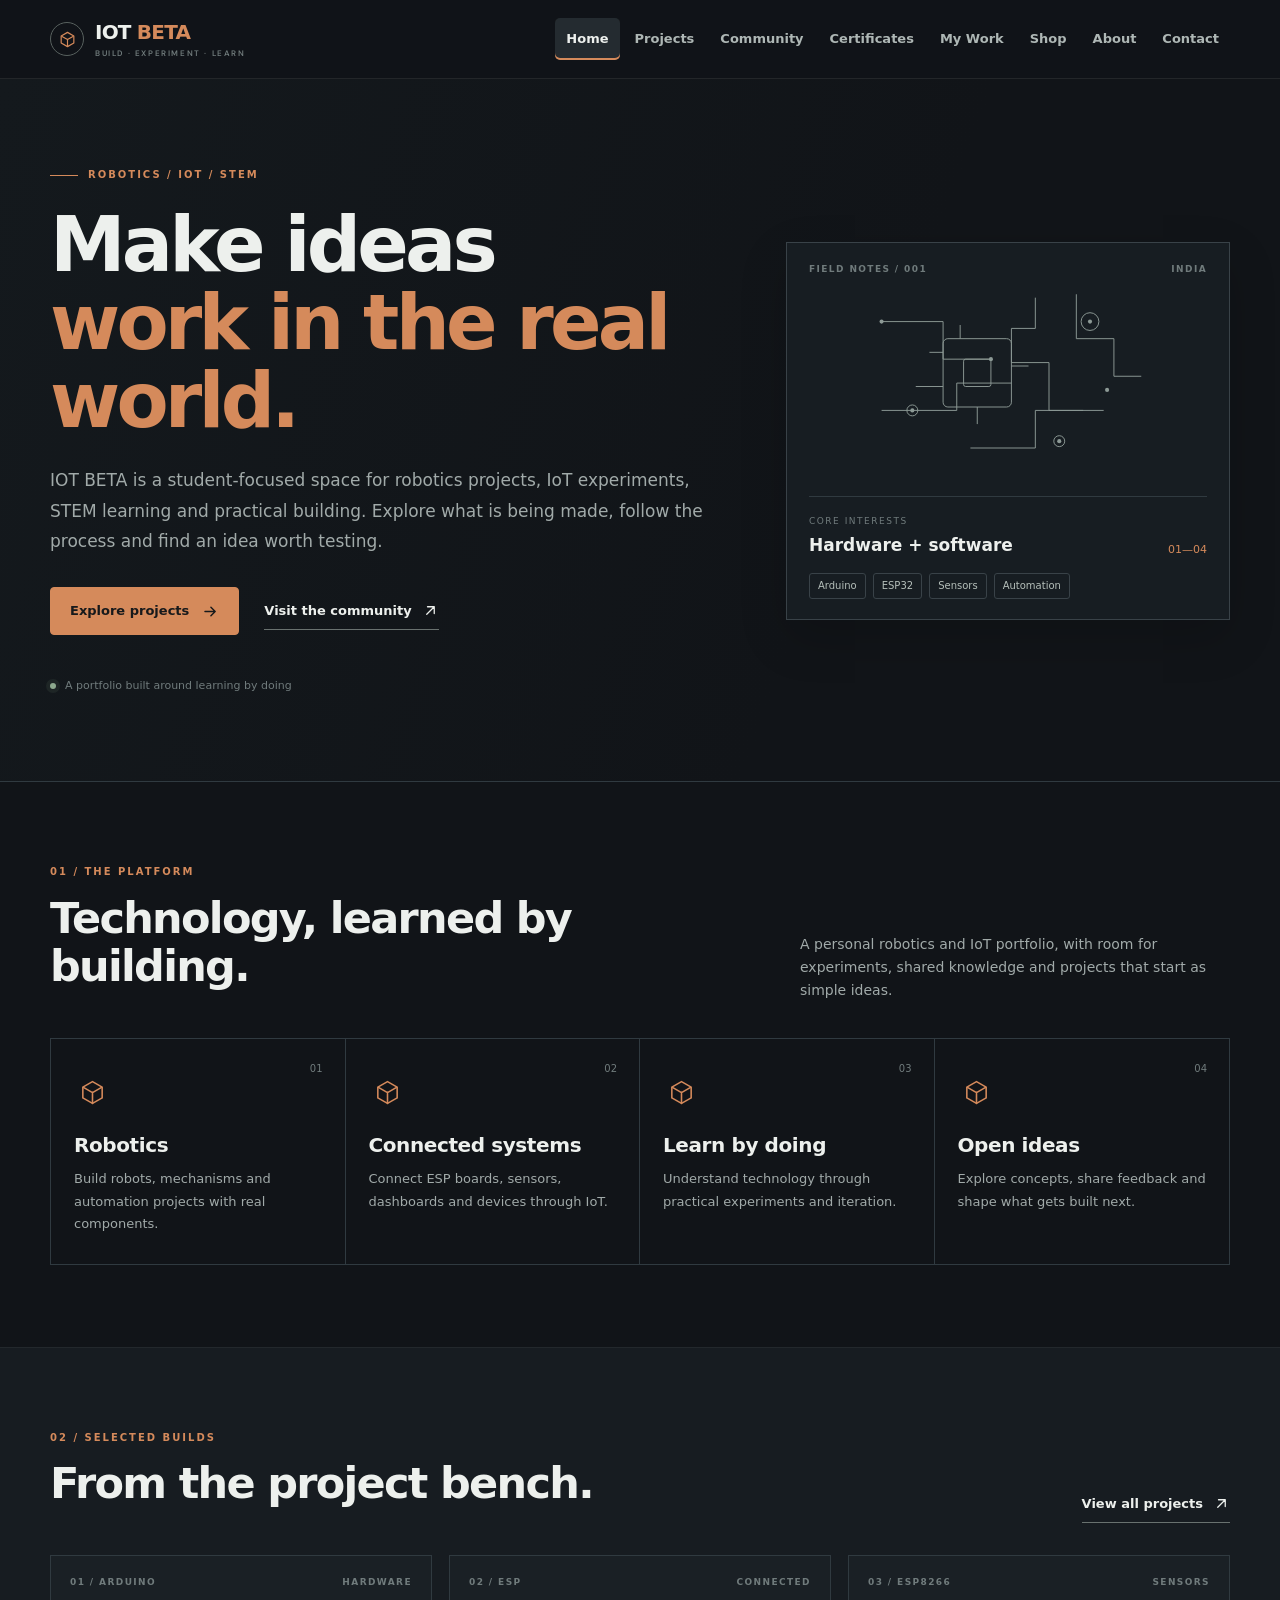
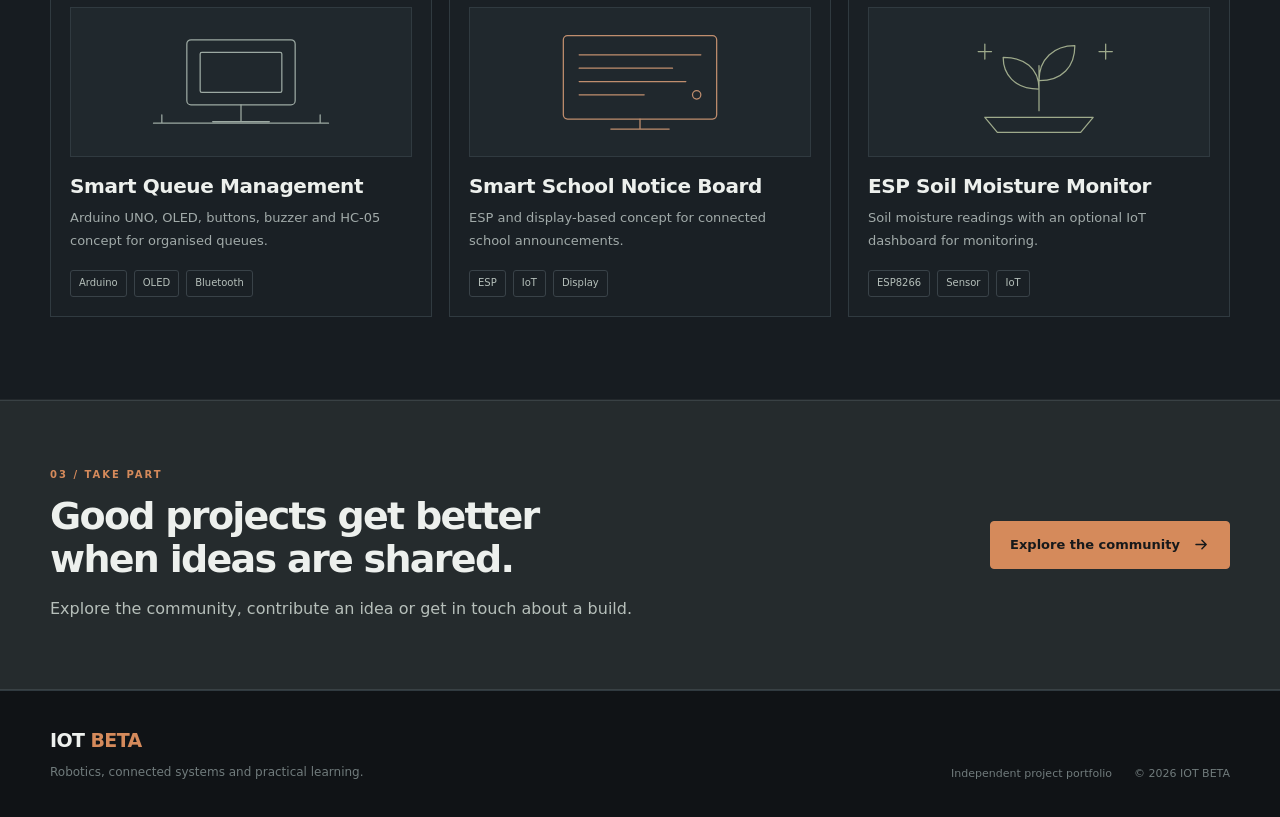
<file: index.html>
<!DOCTYPE html>

<html lang="en">
<head>
<meta name="google-site-verification" content="ZGNttwXHrUjkIMMRXrkKO4SZ9kozCNxPjT3MBCmohek"/>
<meta charset="utf-8"/>
<meta content="width=device-width, initial-scale=1" name="viewport"/>
<meta content="#111418" name="theme-color"/>
<meta content="IOT BETA — robotics, IoT, STEM projects, community and practical learning." name="description"/>
<meta content="dark" name="color-scheme"/>
<title>Home | IOT BETA</title>
<link href="https://fonts.googleapis.com" rel="preconnect"/>
<link crossorigin="" href="https://fonts.gstatic.com" rel="preconnect"/>
<link href="https://fonts.googleapis.com/css2?family=DM+Sans:wght@400;500;600;700&amp;family=Space+Grotesk:wght@500;600;700&amp;display=swap" rel="stylesheet"/>
<link href="style.css" rel="stylesheet"/>
</head>
<body>
<a class="skip-link" href="#main">Skip to content</a>
<header class="site-header">
<div class="container header-inner">
<a aria-label="IOT BETA home" class="brand" href="index.html"><span class="brand-mark"><svg aria-hidden="true" focusable="false" viewbox="0 0 24 24"><path d="M4 7.5 12 3l8 4.5v9L12 21l-8-4.5z"></path><path d="m4.5 7.8 7.5 4.3 7.5-4.3M12 12.1V21"></path></svg></span><span>IOT <b>BETA</b><small>BUILD · EXPERIMENT · LEARN</small></span></a>
<button aria-controls="primary-nav" aria-expanded="false" aria-label="Open navigation" class="menu-toggle" type="button"><span></span><span></span></button>
<nav aria-label="Main navigation" class="navlinks" id="primary-nav"><a aria-current="page" href="index.html">Home</a><a href="projects.html">Projects</a><a href="community.html">Community</a><a href="certificates.html">Certificates</a><a href="work.html">My Work</a><a href="shop.html">Shop</a><a href="about.html">About</a><a href="contact.html">Contact</a></nav>
</div>
</header>
<main id="main">
<section class="home-hero"><div class="container hero-layout"><div class="hero-copy"><p class="eyebrow"><span class="eyebrow-line"></span> ROBOTICS / IOT / STEM</p><h1>Make ideas<br/><em>work in the real world.</em></h1><p class="lead">IOT BETA is a student-focused space for robotics projects, IoT experiments, STEM learning and practical building. Explore what is being made, follow the process and find an idea worth testing.</p><div class="actions"><a class="btn" href="projects.html">Explore projects <svg aria-hidden="true" viewbox="0 0 20 20"><path d="M3.5 10h12m-5-5 5 5-5 5"></path></svg></a><a class="text-link" href="community.html">Visit the community <svg aria-hidden="true" class="external-arrow" viewbox="0 0 20 20"><path d="M5 15 15 5M6 5h9v9"></path></svg></a></div><div class="hero-footnote"><span class="status-dot"></span> A portfolio built around learning by doing</div></div><aside aria-label="IOT BETA focus areas" class="hero-panel"><div class="panel-top"><span>FIELD NOTES / 001</span><span>INDIA</span></div><div class="circuit-art"><svg aria-label="Abstract circuit board illustration" role="img" viewbox="0 0 420 300"><g fill="none" stroke="currentColor" stroke-width="1.4"><path d="M25 55h90v55h70m-160 75h110v-40h80m-60 95h95v-55h70m-10-170v65h55v55h40M250 20v45h-35v50h55v70h80"></path><rect height="100" rx="7" width="100" x="115" y="80"></rect><rect height="40" rx="3" width="40" x="145" y="110"></rect><circle cx="330" cy="55" r="13"></circle><circle cx="70" cy="185" r="8"></circle><circle cx="285" cy="230" r="8"></circle><path d="M115 100h-20m120 20h25m-75 60v25m-25-125V60m-25 90H75"></path></g><g fill="currentColor"><circle cx="25" cy="55" r="3"></circle><circle cx="185" cy="110" r="3"></circle><circle cx="330" cy="55" r="3"></circle><circle cx="70" cy="185" r="3"></circle><circle cx="355" cy="155" r="3"></circle><circle cx="285" cy="230" r="3"></circle></g></svg></div><div class="panel-bottom"><div><span class="panel-label">CORE INTERESTS</span><strong>Hardware + software</strong></div><span class="panel-index">01—04</span></div><div class="panel-tags"><span>Arduino</span><span>ESP32</span><span>Sensors</span><span>Automation</span></div></aside></div></section>
<section class="section-block"><div class="container"><div class="section-heading"><div><p class="eyebrow">01 / THE PLATFORM</p><h2>Technology, learned by building.</h2></div><p class="section-intro">A personal robotics and IoT portfolio, with room for experiments, shared knowledge and projects that start as simple ideas.</p></div><div class="focus-grid"><article class="focus-item"><span class="item-number">01</span><div class="line-icon"><svg aria-hidden="true" focusable="false" viewbox="0 0 24 24"><path d="M4 7.5 12 3l8 4.5v9L12 21l-8-4.5z"></path><path d="m4.5 7.8 7.5 4.3 7.5-4.3M12 12.1V21"></path></svg></div><h3>Robotics</h3><p>Build robots, mechanisms and automation projects with real components.</p></article><article class="focus-item"><span class="item-number">02</span><div class="line-icon"><svg aria-hidden="true" focusable="false" viewbox="0 0 24 24"><path d="M4 7.5 12 3l8 4.5v9L12 21l-8-4.5z"></path><path d="m4.5 7.8 7.5 4.3 7.5-4.3M12 12.1V21"></path></svg></div><h3>Connected systems</h3><p>Connect ESP boards, sensors, dashboards and devices through IoT.</p></article><article class="focus-item"><span class="item-number">03</span><div class="line-icon"><svg aria-hidden="true" focusable="false" viewbox="0 0 24 24"><path d="M4 7.5 12 3l8 4.5v9L12 21l-8-4.5z"></path><path d="m4.5 7.8 7.5 4.3 7.5-4.3M12 12.1V21"></path></svg></div><h3>Learn by doing</h3><p>Understand technology through practical experiments and iteration.</p></article><article class="focus-item"><span class="item-number">04</span><div class="line-icon"><svg aria-hidden="true" focusable="false" viewbox="0 0 24 24"><path d="M4 7.5 12 3l8 4.5v9L12 21l-8-4.5z"></path><path d="m4.5 7.8 7.5 4.3 7.5-4.3M12 12.1V21"></path></svg></div><h3>Open ideas</h3><p>Explore concepts, share feedback and shape what gets built next.</p></article></div></div></section>
<section class="section-block section-muted"><div class="container"><div class="section-heading"><div><p class="eyebrow">02 / SELECTED BUILDS</p><h2>From the project bench.</h2></div><a class="text-link" href="projects.html">View all projects <svg aria-hidden="true" class="external-arrow" viewbox="0 0 20 20"><path d="M5 15 15 5M6 5h9v9"></path></svg></a></div><div class="feature-grid"><article class="feature-card"><div class="feature-top"><span>01 / ARDUINO</span><span>HARDWARE</span></div><div class="feature-graphic graphic-queue"><svg aria-hidden="true" viewbox="0 0 320 150"><rect height="78" rx="5" width="130" x="95" y="25"></rect><rect height="48" rx="2" width="98" x="111" y="40"></rect><path d="M160 103v20m-34 0h68M55 125h210M65 115v10m190-10v10"></path></svg></div><h3>Smart Queue Management</h3><p>Arduino UNO, OLED, buttons, buzzer and HC-05 concept for organised queues.</p><div class="tag-row"><span>Arduino</span><span>OLED</span><span>Bluetooth</span></div></article><article class="feature-card"><div class="feature-top"><span>02 / ESP</span><span>CONNECTED</span></div><div class="feature-graphic graphic-notice"><svg aria-hidden="true" viewbox="0 0 320 150"><rect height="100" rx="5" width="184" x="68" y="20"></rect><path d="M87 43h146M87 59h112M87 75h128M87 91h78M160 120v12m-35 0h70"></path><circle cx="228" cy="91" r="5"></circle></svg></div><h3>Smart School Notice Board</h3><p>ESP and display-based concept for connected school announcements.</p><div class="tag-row"><span>ESP</span><span>IoT</span><span>Display</span></div></article><article class="feature-card"><div class="feature-top"><span>03 / ESP8266</span><span>SENSORS</span></div><div class="feature-graphic graphic-plant"><svg aria-hidden="true" viewbox="0 0 320 150"><path d="M160 110V56m0 28c-30 0-43-18-43-38 25 0 43 13 43 38Zm0-10c0-26 18-42 43-42 0 25-15 42-43 42ZM95 118h130l-15 18h-100zM160 110v-8"></path><path d="M95 48v-18m-8 9h16m137 9v-18m-8 9h16"></path></svg></div><h3>ESP Soil Moisture Monitor</h3><p>Soil moisture readings with an optional IoT dashboard for monitoring.</p><div class="tag-row"><span>ESP8266</span><span>Sensor</span><span>IoT</span></div></article></div></div></section>
<section class="closing-band"><div class="container closing-inner"><div><p class="eyebrow">03 / TAKE PART</p><h2>Good projects get better<br/>when ideas are shared.</h2><p>Explore the community, contribute an idea or get in touch about a build.</p></div><a class="btn btn-light" href="community.html">Explore the community <svg aria-hidden="true" viewbox="0 0 20 20"><path d="M3.5 10h12m-5-5 5 5-5 5"></path></svg></a></div></section>
</main>
<footer class="site-footer"><div class="container footer-inner"><div><a class="footer-brand" href="index.html">IOT <b>BETA</b></a><p>Robotics, connected systems and practical learning.</p></div><div class="footer-meta"><span>Independent project portfolio</span><span>© <span data-year="">2026</span> IOT BETA</span></div></div></footer>
<script defer="" src="site.js"></script>
</body></html>
</file>
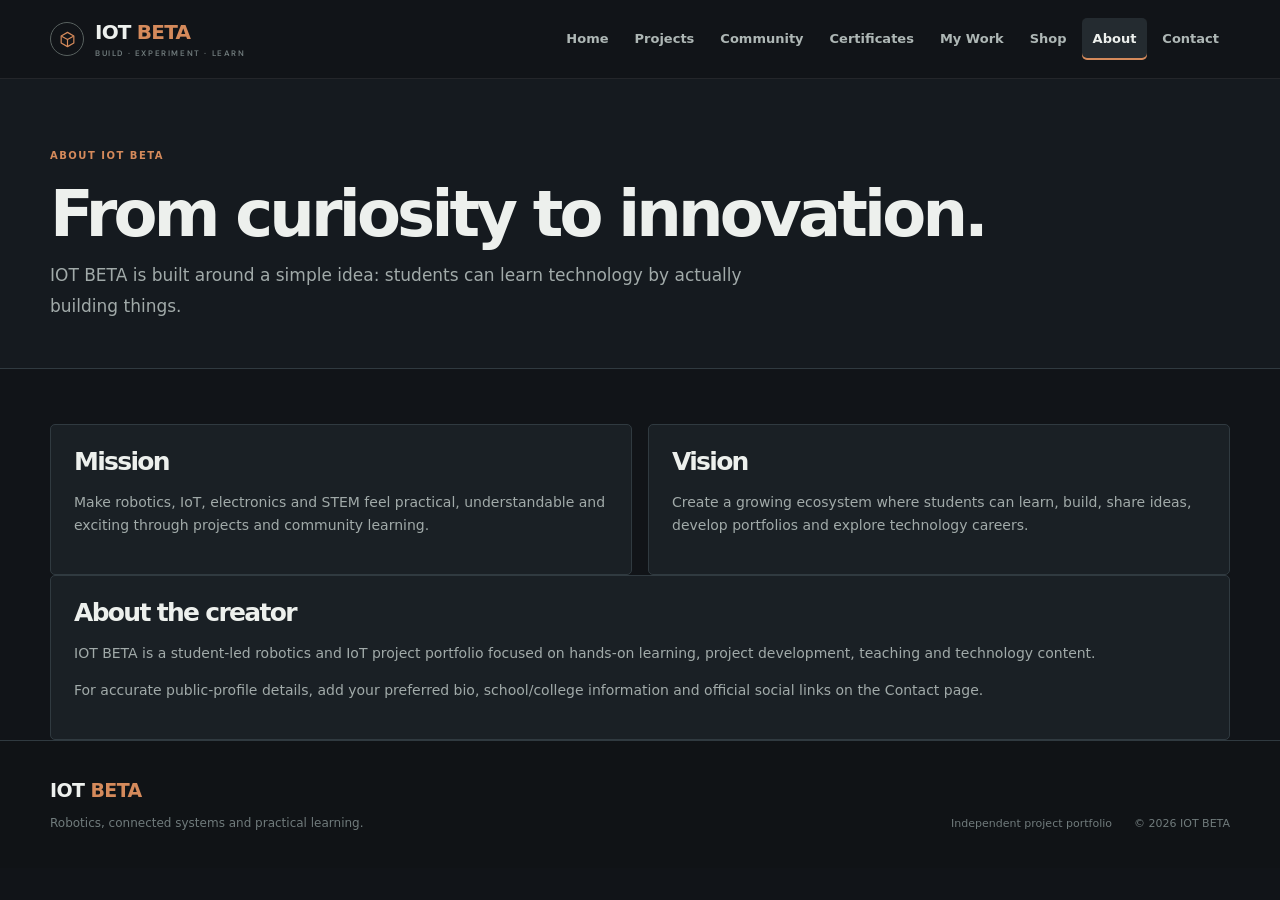
<file: about.html>
<!DOCTYPE html>

<html lang="en">
<head>
<meta charset="utf-8"/>
<meta content="width=device-width, initial-scale=1" name="viewport"/>
<meta content="#111418" name="theme-color"/>
<meta content="IOT BETA — robotics, IoT, STEM projects, community, certificates and project shop." name="description"/>
<meta content="dark" name="color-scheme"/>
<title>About | IOT BETA</title>
<link href="https://fonts.googleapis.com" rel="preconnect"/>
<link crossorigin="" href="https://fonts.gstatic.com" rel="preconnect"/>
<link href="https://fonts.googleapis.com/css2?family=DM+Sans:wght@400;500;600;700&amp;family=Space+Grotesk:wght@500;600;700&amp;display=swap" rel="stylesheet"/>
<link href="style.css" rel="stylesheet"/>
</head>
<body>
<a class="skip-link" href="#main">Skip to content</a>
<header class="site-header">
<div class="container header-inner">
<a aria-label="IOT BETA home" class="brand" href="index.html"><span class="brand-mark"><svg aria-hidden="true" focusable="false" viewbox="0 0 24 24"><path d="M4 7.5 12 3l8 4.5v9L12 21l-8-4.5z"></path><path d="m4.5 7.8 7.5 4.3 7.5-4.3M12 12.1V21"></path></svg></span><span>IOT <b>BETA</b><small>BUILD · EXPERIMENT · LEARN</small></span></a>
<button aria-controls="primary-nav" aria-expanded="false" aria-label="Open navigation" class="menu-toggle" type="button"><span></span><span></span></button>
<nav aria-label="Main navigation" class="navlinks" id="primary-nav"><a href="index.html">Home</a><a href="projects.html">Projects</a><a href="community.html">Community</a><a href="certificates.html">Certificates</a><a href="work.html">My Work</a><a href="shop.html">Shop</a><a aria-current="page" href="about.html">About</a><a href="contact.html">Contact</a></nav>
</div>
</header>
<main id="main"><section class="pagehero"><div class="container"><span class="badge">About IOT BETA</span><h1>From curiosity to innovation.</h1><p class="lead">IOT BETA is built around a simple idea: students can learn technology by actually building things.</p></div></section>
<section><div class="container"><div class="grid two"><div class="card"><h2>Mission</h2><p>Make robotics, IoT, electronics and STEM feel practical, understandable and exciting through projects and community learning.</p></div><div class="card"><h2>Vision</h2><p>Create a growing ecosystem where students can learn, build, share ideas, develop portfolios and explore technology careers.</p></div></div></div></section>
<section><div class="container"><div class="card"><h2>About the creator</h2><p>IOT BETA is a student-led robotics and IoT project portfolio focused on hands-on learning, project development, teaching and technology content.</p><p class="small">For accurate public-profile details, add your preferred bio, school/college information and official social links on the Contact page.</p></div></div></section></main>
<footer class="site-footer"><div class="container footer-inner"><div><a class="footer-brand" href="index.html">IOT <b>BETA</b></a><p>Robotics, connected systems and practical learning.</p></div><div class="footer-meta"><span>Independent project portfolio</span><span>© <span data-year="">2026</span> IOT BETA</span></div></div></footer>
<script defer="" src="site.js"></script>
</body></html>
</file>
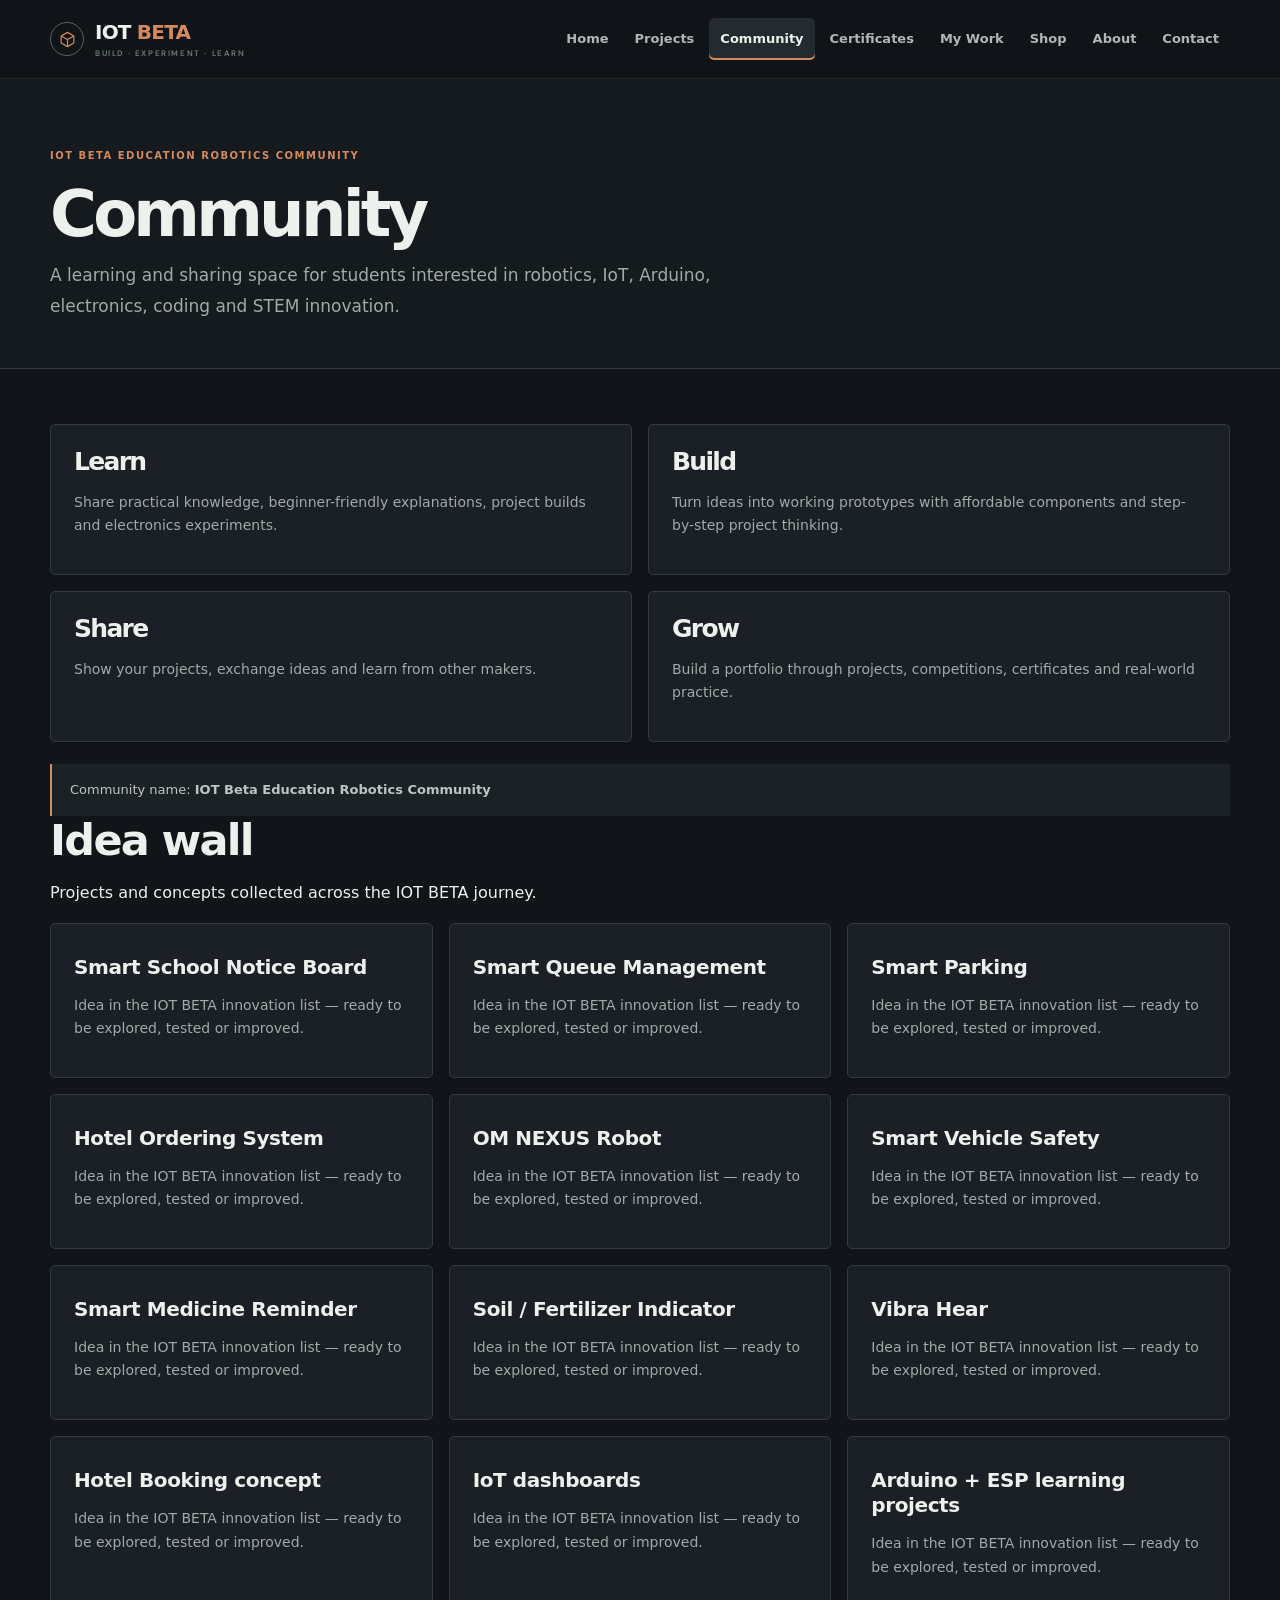
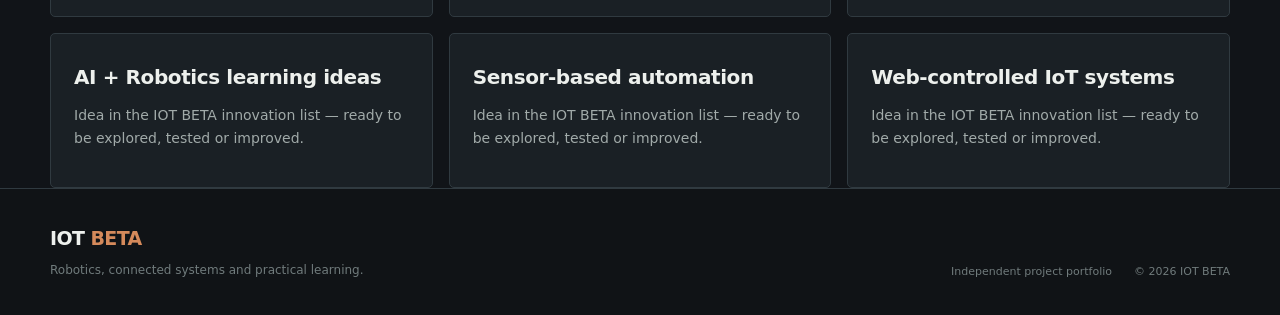
<file: community.html>
<!DOCTYPE html>

<html lang="en">
<head>
<meta charset="utf-8"/>
<meta content="width=device-width, initial-scale=1" name="viewport"/>
<meta content="#111418" name="theme-color"/>
<meta content="IOT BETA — robotics, IoT, STEM projects, community, certificates and project shop." name="description"/>
<meta content="dark" name="color-scheme"/>
<title>Community | IOT BETA</title>
<link href="https://fonts.googleapis.com" rel="preconnect"/>
<link crossorigin="" href="https://fonts.gstatic.com" rel="preconnect"/>
<link href="https://fonts.googleapis.com/css2?family=DM+Sans:wght@400;500;600;700&amp;family=Space+Grotesk:wght@500;600;700&amp;display=swap" rel="stylesheet"/>
<link href="style.css" rel="stylesheet"/>
</head>
<body>
<a class="skip-link" href="#main">Skip to content</a>
<header class="site-header">
<div class="container header-inner">
<a aria-label="IOT BETA home" class="brand" href="index.html"><span class="brand-mark"><svg aria-hidden="true" focusable="false" viewbox="0 0 24 24"><path d="M4 7.5 12 3l8 4.5v9L12 21l-8-4.5z"></path><path d="m4.5 7.8 7.5 4.3 7.5-4.3M12 12.1V21"></path></svg></span><span>IOT <b>BETA</b><small>BUILD · EXPERIMENT · LEARN</small></span></a>
<button aria-controls="primary-nav" aria-expanded="false" aria-label="Open navigation" class="menu-toggle" type="button"><span></span><span></span></button>
<nav aria-label="Main navigation" class="navlinks" id="primary-nav"><a href="index.html">Home</a><a href="projects.html">Projects</a><a aria-current="page" href="community.html">Community</a><a href="certificates.html">Certificates</a><a href="work.html">My Work</a><a href="shop.html">Shop</a><a href="about.html">About</a><a href="contact.html">Contact</a></nav>
</div>
</header>
<main id="main"><section class="pagehero"><div class="container"><span class="badge">IOT Beta Education Robotics Community</span><h1>Community</h1><p class="lead">A learning and sharing space for students interested in robotics, IoT, Arduino, electronics, coding and STEM innovation.</p></div></section>
<section><div class="container"><div class="grid two"><div class="card"><h2>Learn</h2><p>Share practical knowledge, beginner-friendly explanations, project builds and electronics experiments.</p></div><div class="card"><h2>Build</h2><p>Turn ideas into working prototypes with affordable components and step-by-step project thinking.</p></div><div class="card"><h2>Share</h2><p>Show your projects, exchange ideas and learn from other makers.</p></div><div class="card"><h2>Grow</h2><p>Build a portfolio through projects, competitions, certificates and real-world practice.</p></div></div>
<div class="mt notice">Community name: <strong>IOT Beta Education Robotics Community</strong></div></div></section>
<section><div class="container"><div class="section-head"><div><h2>Idea wall</h2><p>Projects and concepts collected across the IOT BETA journey.</p></div></div><div class="grid"><div class="card"><h3> Smart School Notice Board</h3><p>Idea in the IOT BETA innovation list — ready to be explored, tested or improved.</p></div><div class="card"><h3> Smart Queue Management</h3><p>Idea in the IOT BETA innovation list — ready to be explored, tested or improved.</p></div><div class="card"><h3> Smart Parking</h3><p>Idea in the IOT BETA innovation list — ready to be explored, tested or improved.</p></div><div class="card"><h3> Hotel Ordering System</h3><p>Idea in the IOT BETA innovation list — ready to be explored, tested or improved.</p></div><div class="card"><h3> OM NEXUS Robot</h3><p>Idea in the IOT BETA innovation list — ready to be explored, tested or improved.</p></div><div class="card"><h3> Smart Vehicle Safety</h3><p>Idea in the IOT BETA innovation list — ready to be explored, tested or improved.</p></div><div class="card"><h3> Smart Medicine Reminder</h3><p>Idea in the IOT BETA innovation list — ready to be explored, tested or improved.</p></div><div class="card"><h3> Soil / Fertilizer Indicator</h3><p>Idea in the IOT BETA innovation list — ready to be explored, tested or improved.</p></div><div class="card"><h3> Vibra Hear</h3><p>Idea in the IOT BETA innovation list — ready to be explored, tested or improved.</p></div><div class="card"><h3> Hotel Booking concept</h3><p>Idea in the IOT BETA innovation list — ready to be explored, tested or improved.</p></div><div class="card"><h3> IoT dashboards</h3><p>Idea in the IOT BETA innovation list — ready to be explored, tested or improved.</p></div><div class="card"><h3> Arduino + ESP learning projects</h3><p>Idea in the IOT BETA innovation list — ready to be explored, tested or improved.</p></div><div class="card"><h3> AI + Robotics learning ideas</h3><p>Idea in the IOT BETA innovation list — ready to be explored, tested or improved.</p></div><div class="card"><h3> Sensor-based automation</h3><p>Idea in the IOT BETA innovation list — ready to be explored, tested or improved.</p></div><div class="card"><h3> Web-controlled IoT systems</h3><p>Idea in the IOT BETA innovation list — ready to be explored, tested or improved.</p></div></div></div></section></main>
<footer class="site-footer"><div class="container footer-inner"><div><a class="footer-brand" href="index.html">IOT <b>BETA</b></a><p>Robotics, connected systems and practical learning.</p></div><div class="footer-meta"><span>Independent project portfolio</span><span>© <span data-year="">2026</span> IOT BETA</span></div></div></footer>
<script defer="" src="site.js"></script>
</body></html>
</file>
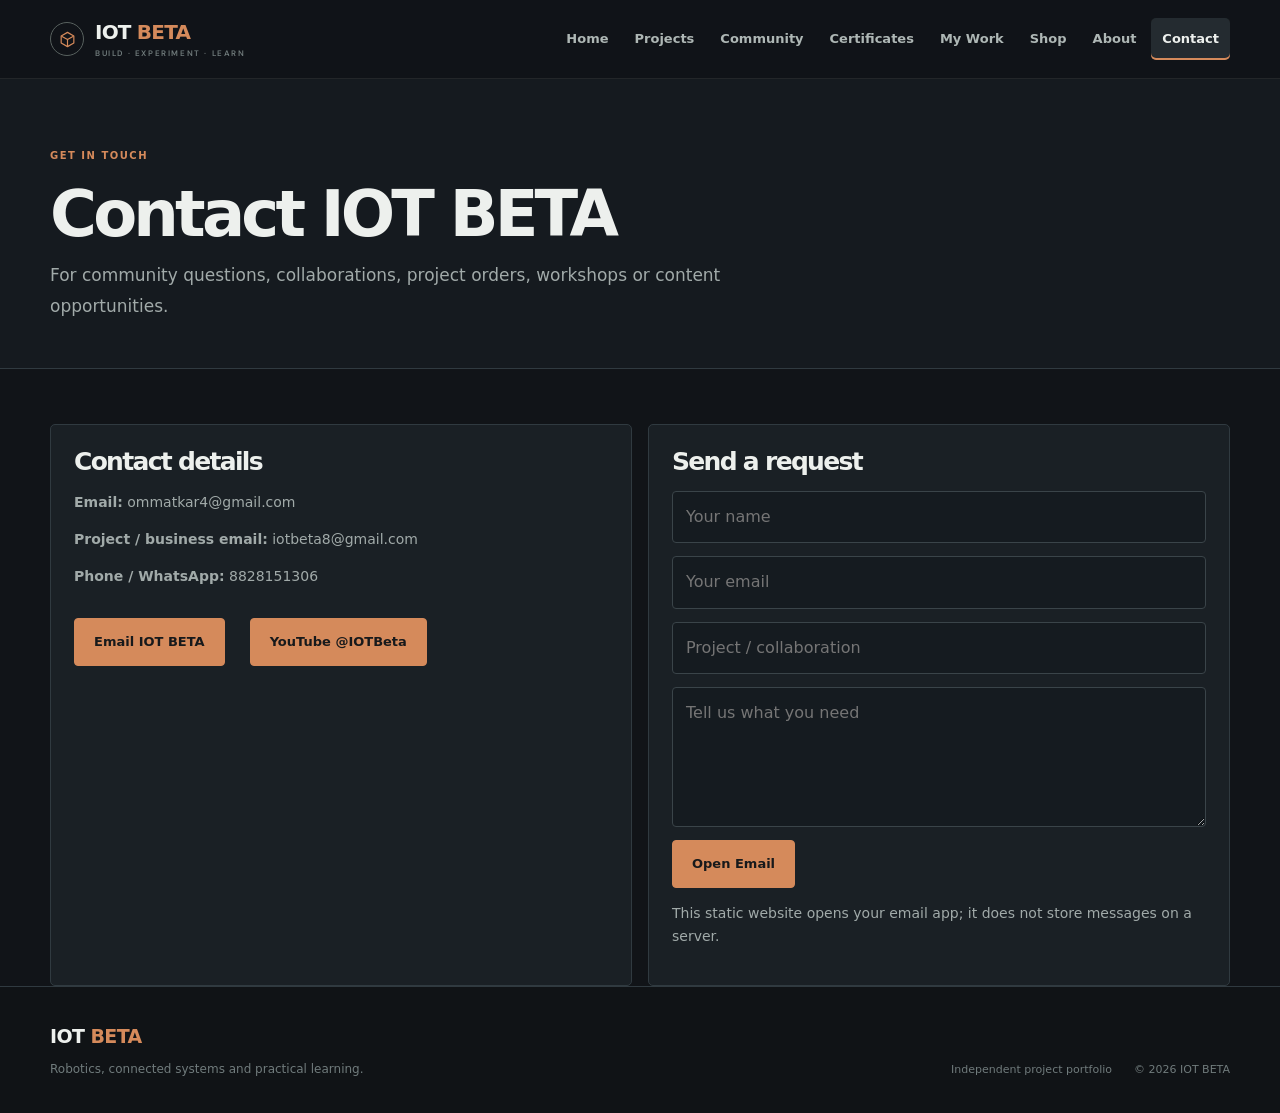
<file: contact.html>
<!DOCTYPE html>

<html lang="en">
<head>
<meta charset="utf-8"/>
<meta content="width=device-width, initial-scale=1" name="viewport"/>
<meta content="#111418" name="theme-color"/>
<meta content="IOT BETA — robotics, IoT, STEM projects, community, certificates and project shop." name="description"/>
<meta content="dark" name="color-scheme"/>
<title>Contact | IOT BETA</title>
<link href="https://fonts.googleapis.com" rel="preconnect"/>
<link crossorigin="" href="https://fonts.gstatic.com" rel="preconnect"/>
<link href="https://fonts.googleapis.com/css2?family=DM+Sans:wght@400;500;600;700&amp;family=Space+Grotesk:wght@500;600;700&amp;display=swap" rel="stylesheet"/>
<link href="style.css" rel="stylesheet"/>
</head>
<body>
<a class="skip-link" href="#main">Skip to content</a>
<header class="site-header">
<div class="container header-inner">
<a aria-label="IOT BETA home" class="brand" href="index.html"><span class="brand-mark"><svg aria-hidden="true" focusable="false" viewbox="0 0 24 24"><path d="M4 7.5 12 3l8 4.5v9L12 21l-8-4.5z"></path><path d="m4.5 7.8 7.5 4.3 7.5-4.3M12 12.1V21"></path></svg></span><span>IOT <b>BETA</b><small>BUILD · EXPERIMENT · LEARN</small></span></a>
<button aria-controls="primary-nav" aria-expanded="false" aria-label="Open navigation" class="menu-toggle" type="button"><span></span><span></span></button>
<nav aria-label="Main navigation" class="navlinks" id="primary-nav"><a href="index.html">Home</a><a href="projects.html">Projects</a><a href="community.html">Community</a><a href="certificates.html">Certificates</a><a href="work.html">My Work</a><a href="shop.html">Shop</a><a href="about.html">About</a><a aria-current="page" href="contact.html">Contact</a></nav>
</div>
</header>
<main id="main"><section class="pagehero"><div class="container"><span class="badge">Get in touch</span><h1>Contact IOT BETA</h1><p class="lead">For community questions, collaborations, project orders, workshops or content opportunities.</p></div></section>
<section><div class="container grid two"><div class="card"><h2>Contact details</h2><p><strong>Email:</strong> ommatkar4@gmail.com</p><p><strong>Project / business email:</strong> iotbeta8@gmail.com</p><p><strong>Phone / WhatsApp:</strong> 8828151306</p><div class="actions"><a class="btn" href="mailto:iotbeta8@gmail.com">Email IOT BETA</a><a class="btn secondary" href="https://www.youtube.com/@IOTBeta" rel="noopener" target="_blank">YouTube @IOTBeta</a></div></div>
<div class="card"><h2>Send a request</h2><form onsubmit="return sendMail(event)"><input id="name" placeholder="Your name" required=""/><input id="email" placeholder="Your email" required="" type="email"/><input id="subject" placeholder="Project / collaboration"/><textarea id="message" placeholder="Tell us what you need" required=""></textarea><button class="btn" type="submit">Open Email</button></form><p class="small">This static website opens your email app; it does not store messages on a server.</p></div></div></section>
<script>
function sendMail(e){e.preventDefault();const n=document.getElementById('name').value,em=document.getElementById('email').value,s=document.getElementById('subject').value||'IOT BETA enquiry',m=document.getElementById('message').value;location.href='mailto:iotbeta8@gmail.com?subject='+encodeURIComponent(s)+'&body='+encodeURIComponent('Name: '+n+'\nEmail: '+em+'\n\n'+m);return false}
</script></main>
<footer class="site-footer"><div class="container footer-inner"><div><a class="footer-brand" href="index.html">IOT <b>BETA</b></a><p>Robotics, connected systems and practical learning.</p></div><div class="footer-meta"><span>Independent project portfolio</span><span>© <span data-year="">2026</span> IOT BETA</span></div></div></footer>
<script defer="" src="site.js"></script>
</body></html>
</file>
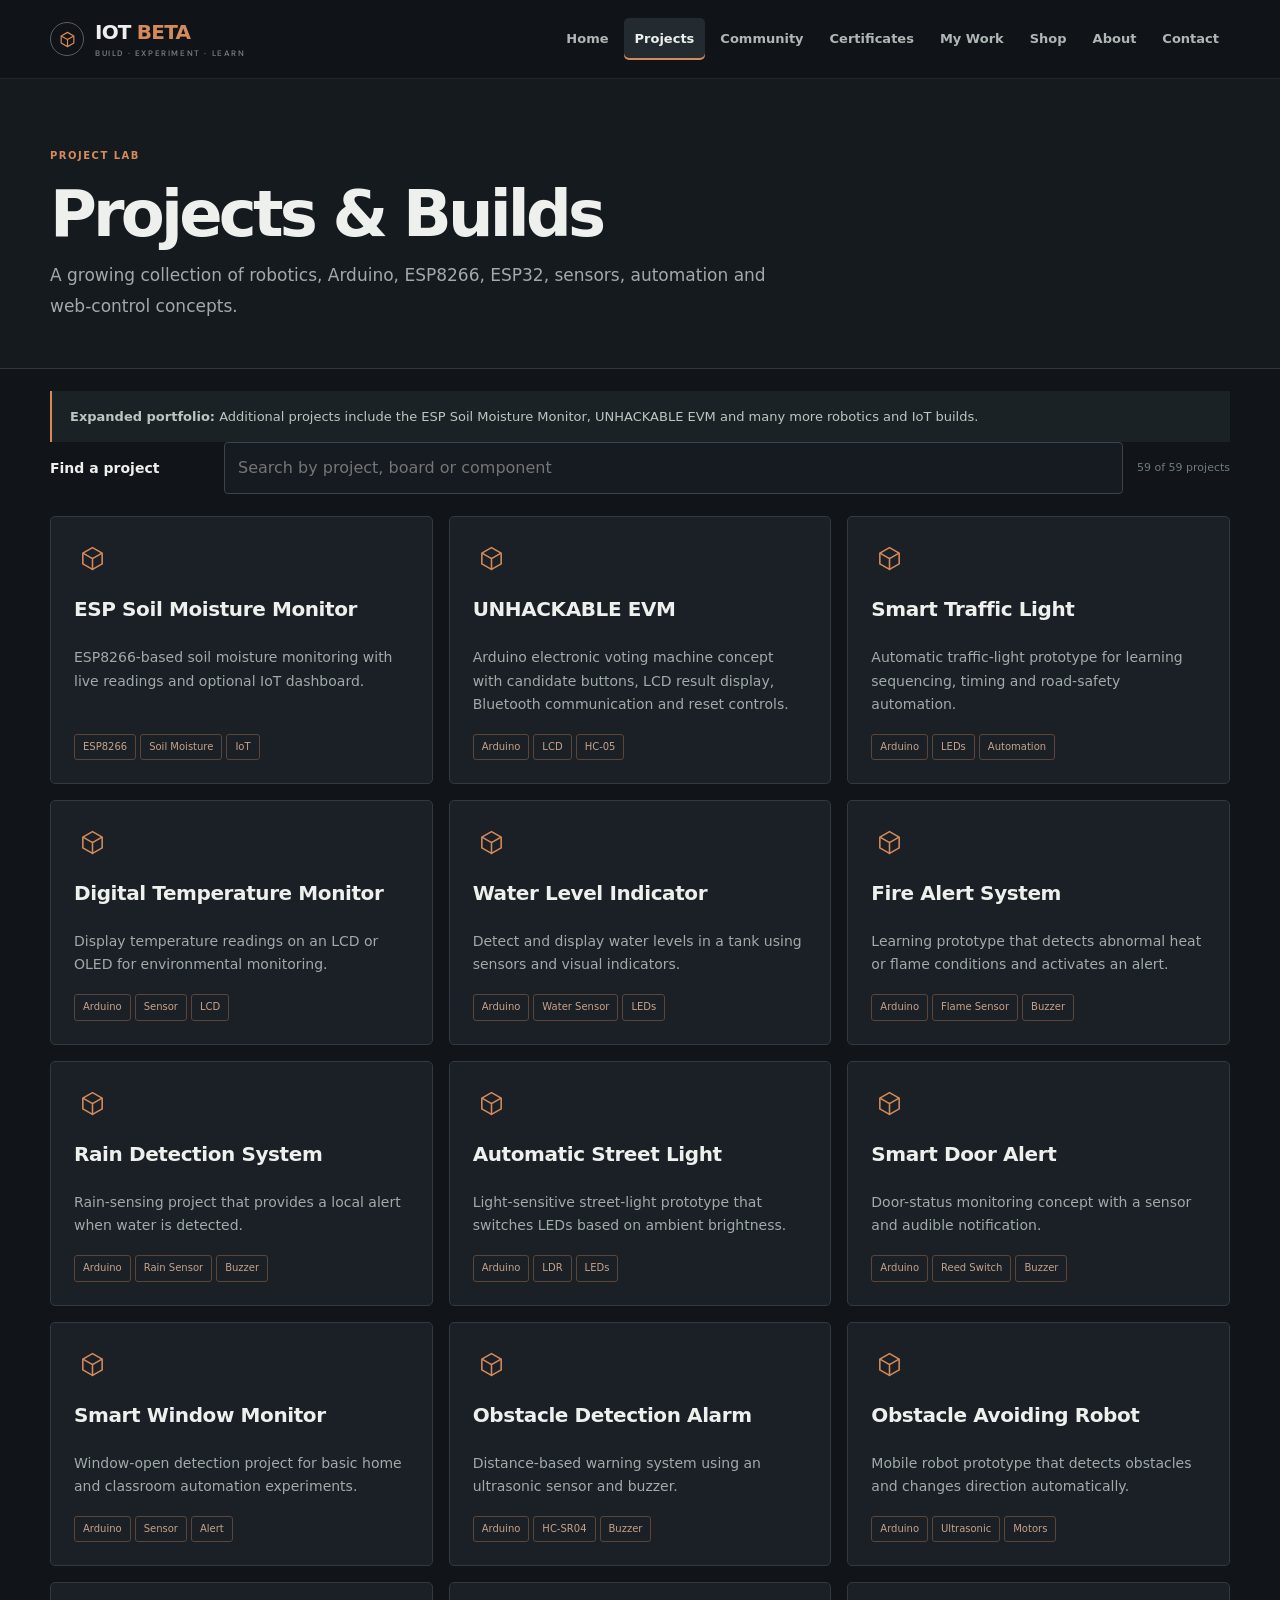
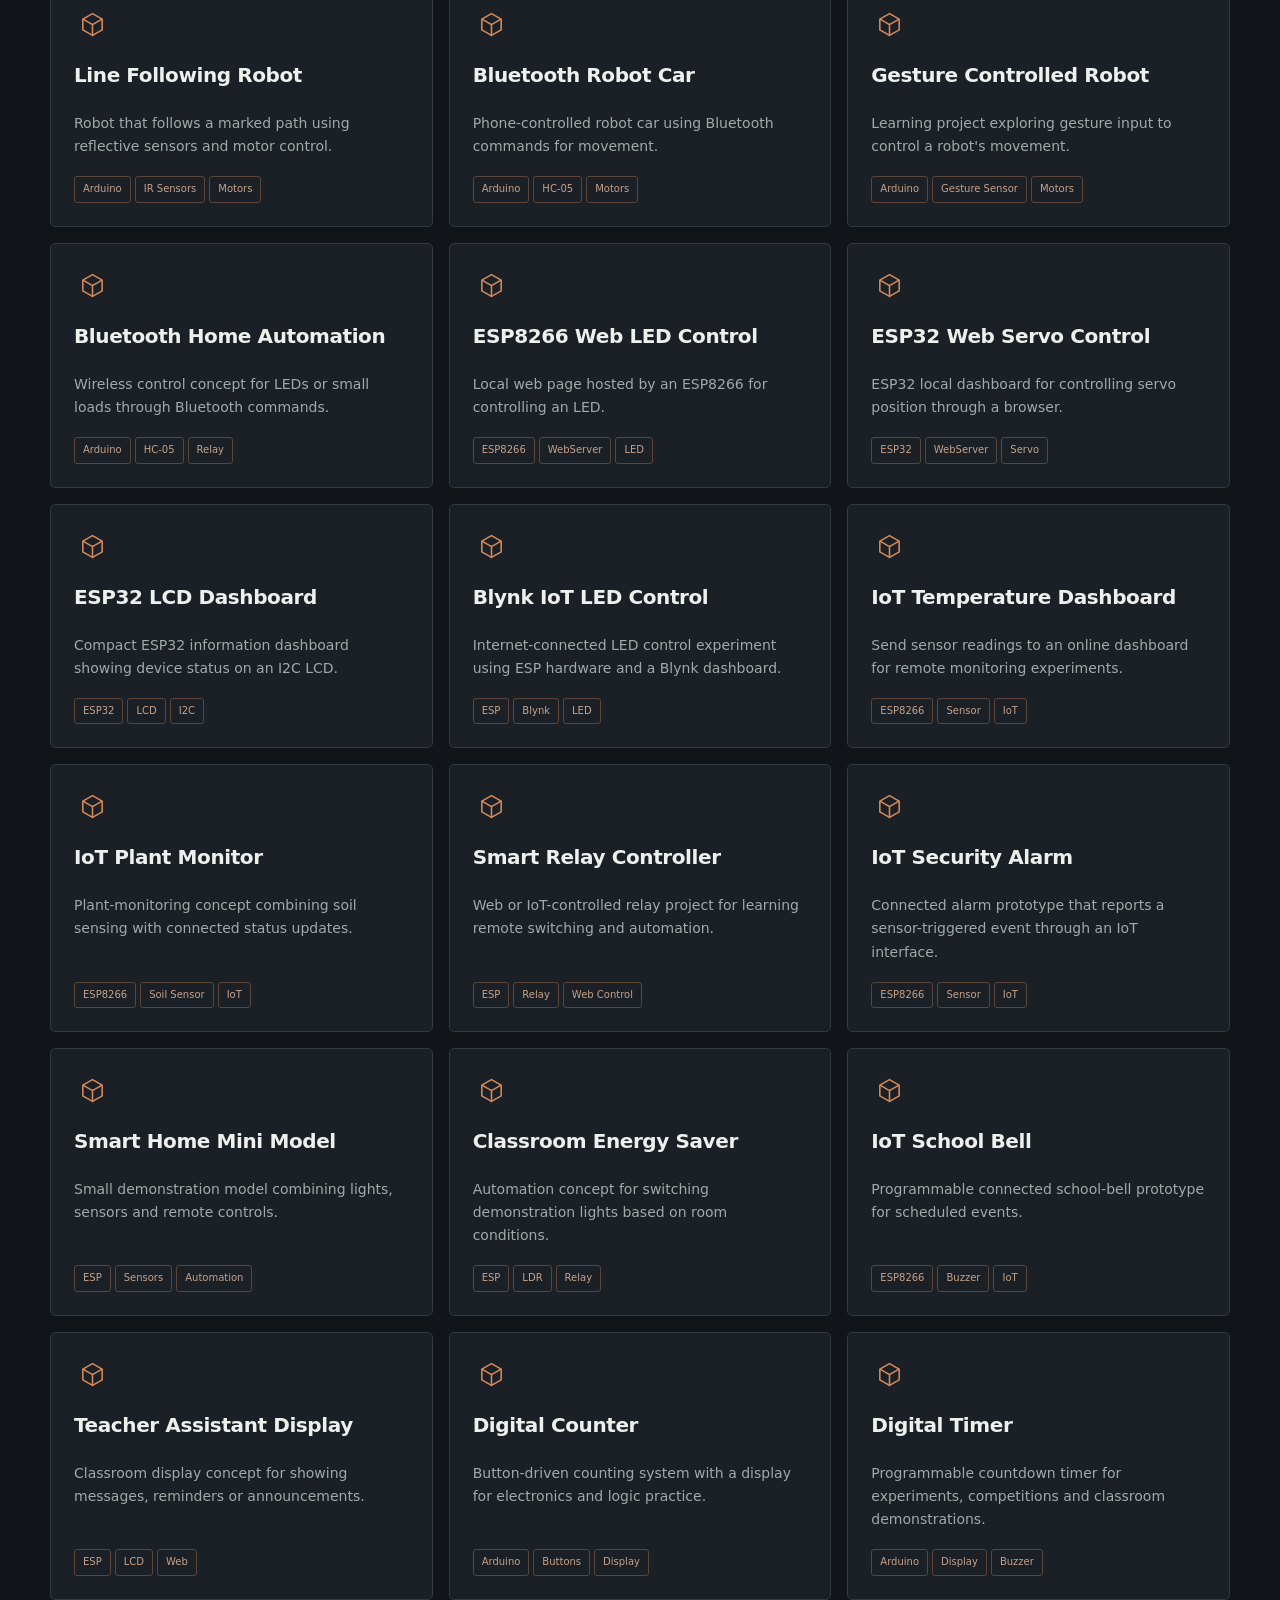
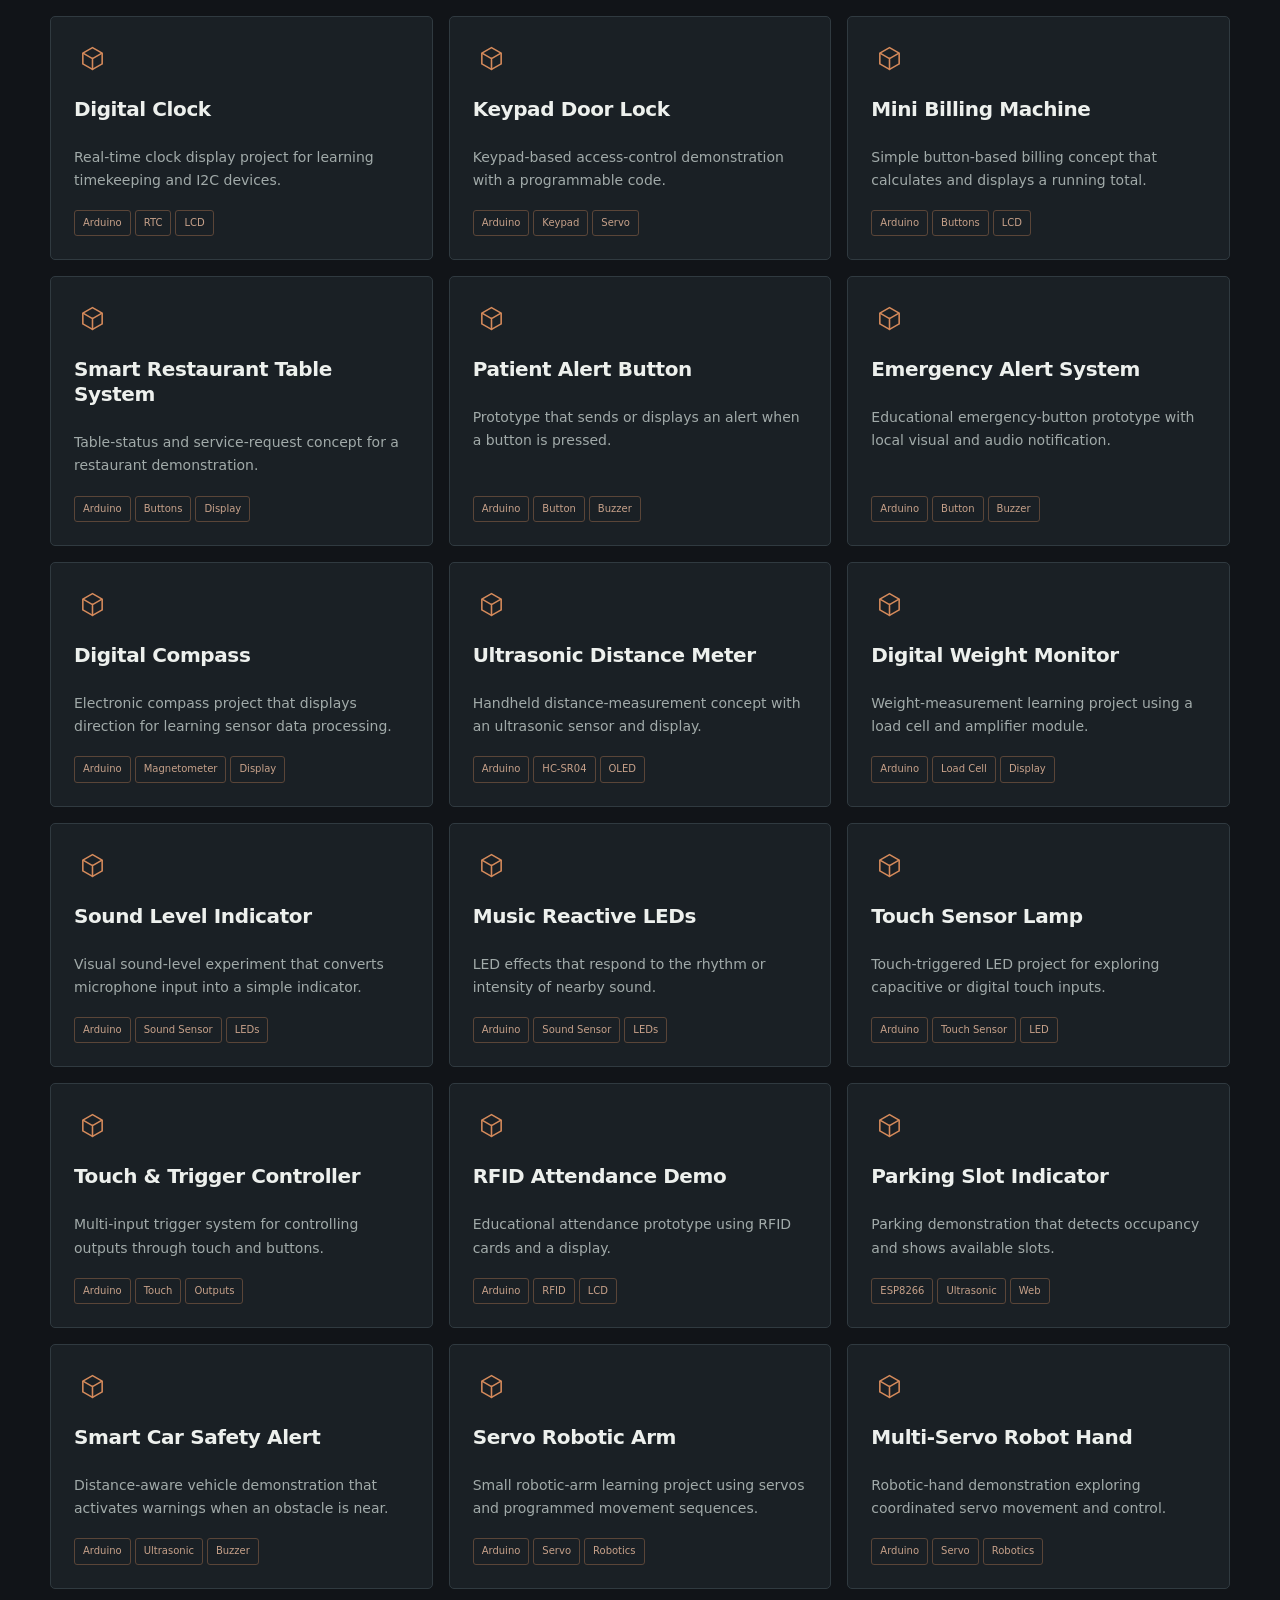
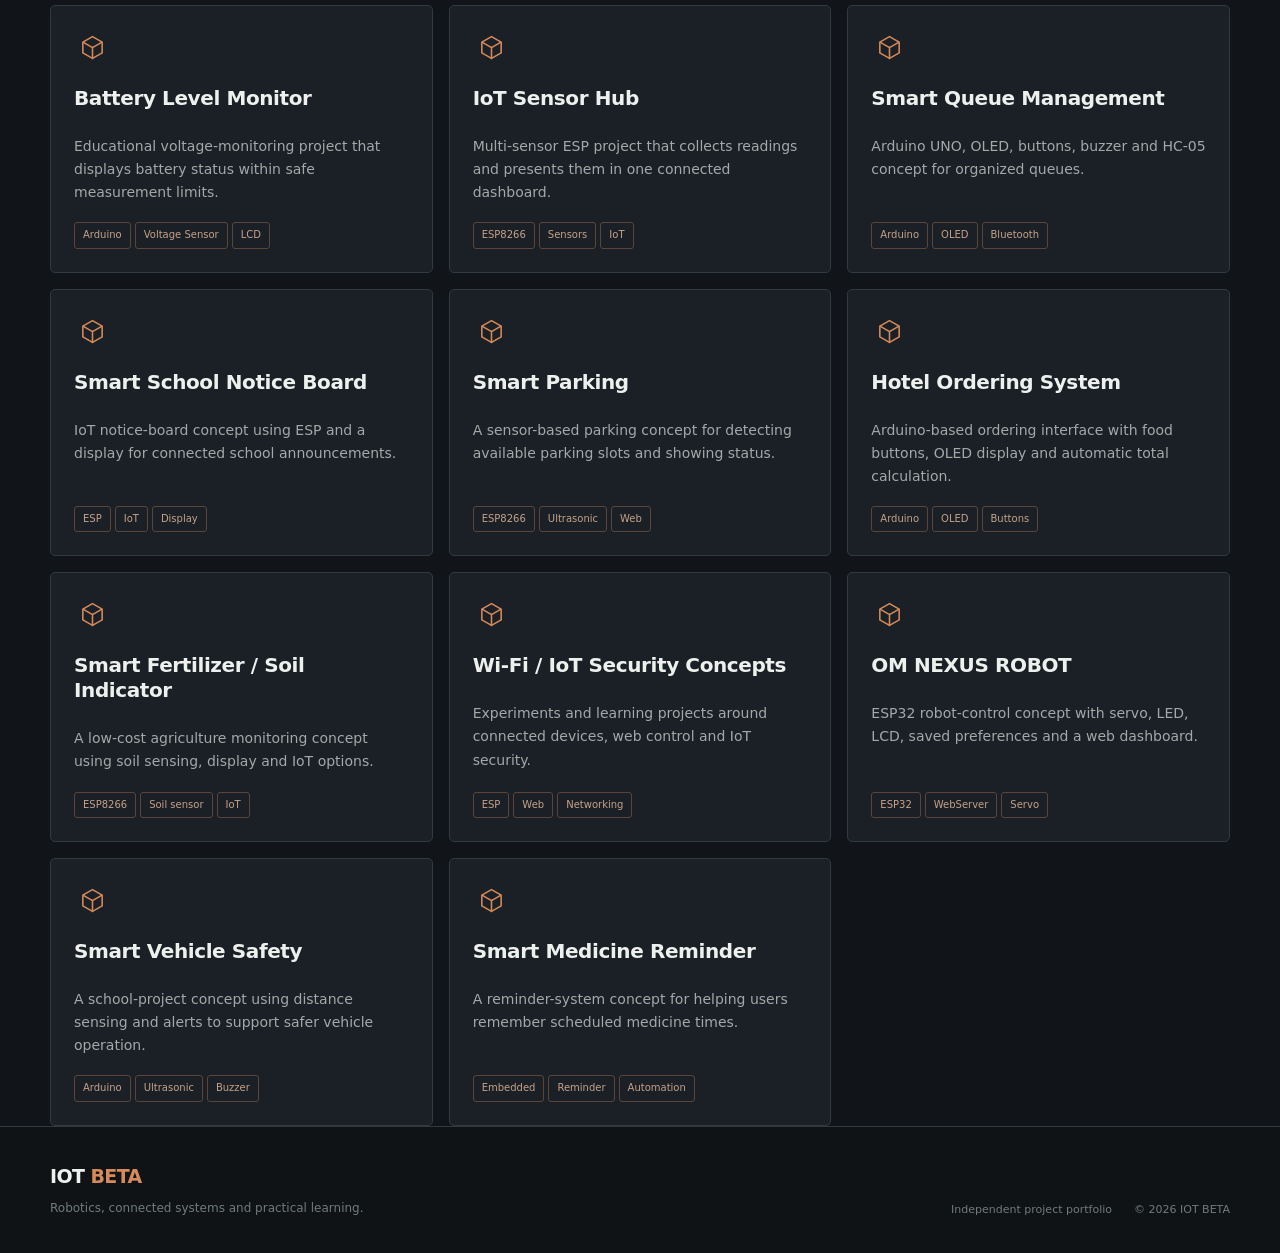
<file: projects.html>
<!DOCTYPE html>

<html lang="en">
<head>
<meta charset="utf-8"/>
<meta content="width=device-width, initial-scale=1" name="viewport"/>
<meta content="#111418" name="theme-color"/>
<meta content="IOT BETA — robotics, IoT, STEM projects, community, certificates and project shop." name="description"/>
<meta content="dark" name="color-scheme"/>
<title>Projects | IOT BETA</title>
<link href="https://fonts.googleapis.com" rel="preconnect"/>
<link crossorigin="" href="https://fonts.gstatic.com" rel="preconnect"/>
<link href="https://fonts.googleapis.com/css2?family=DM+Sans:wght@400;500;600;700&amp;family=Space+Grotesk:wght@500;600;700&amp;display=swap" rel="stylesheet"/>
<link href="style.css" rel="stylesheet"/>
</head>
<body>
<a class="skip-link" href="#main">Skip to content</a>
<header class="site-header">
<div class="container header-inner">
<a aria-label="IOT BETA home" class="brand" href="index.html"><span class="brand-mark"><svg aria-hidden="true" focusable="false" viewbox="0 0 24 24"><path d="M4 7.5 12 3l8 4.5v9L12 21l-8-4.5z"></path><path d="m4.5 7.8 7.5 4.3 7.5-4.3M12 12.1V21"></path></svg></span><span>IOT <b>BETA</b><small>BUILD · EXPERIMENT · LEARN</small></span></a>
<button aria-controls="primary-nav" aria-expanded="false" aria-label="Open navigation" class="menu-toggle" type="button"><span></span><span></span></button>
<nav aria-label="Main navigation" class="navlinks" id="primary-nav"><a href="index.html">Home</a><a aria-current="page" href="projects.html">Projects</a><a href="community.html">Community</a><a href="certificates.html">Certificates</a><a href="work.html">My Work</a><a href="shop.html">Shop</a><a href="about.html">About</a><a href="contact.html">Contact</a></nav>
</div>
</header>
<main id="main"><section class="pagehero"><div class="container"><span class="badge">Project Lab</span><h1>Projects &amp; Builds</h1><p class="lead">A growing collection of robotics, Arduino, ESP8266, ESP32, sensors, automation and web-control concepts.</p></div></section>
<div class="container mt"><div class="notice"><strong>Expanded portfolio:</strong> Additional projects include the ESP Soil Moisture Monitor, UNHACKABLE EVM and many more robotics and IoT builds.</div></div><section><div class="container"><div class="project-tools"><label for="project-search">Find a project</label><input autocomplete="off" id="project-search" placeholder="Search by project, board or component" type="search"/><span aria-live="polite" id="project-count"></span></div><div class="grid project-grid"><article class="card project"><div class="icon line-icon"><svg aria-hidden="true" focusable="false" viewbox="0 0 24 24"><path d="M4 7.5 12 3l8 4.5v9L12 21l-8-4.5z"></path><path d="m4.5 7.8 7.5 4.3 7.5-4.3M12 12.1V21"></path></svg></div><h3>ESP Soil Moisture Monitor</h3><p>ESP8266-based soil moisture monitoring with live readings and optional IoT dashboard.</p><div class="spacer"></div><div><span class="tag">ESP8266</span><span class="tag">Soil Moisture</span><span class="tag">IoT</span></div></article><article class="card project"><div class="icon line-icon"><svg aria-hidden="true" focusable="false" viewbox="0 0 24 24"><path d="M4 7.5 12 3l8 4.5v9L12 21l-8-4.5z"></path><path d="m4.5 7.8 7.5 4.3 7.5-4.3M12 12.1V21"></path></svg></div><h3>UNHACKABLE EVM</h3><p>Arduino electronic voting machine concept with candidate buttons, LCD result display, Bluetooth communication and reset controls.</p><div class="spacer"></div><div><span class="tag">Arduino</span><span class="tag">LCD</span><span class="tag">HC-05</span></div></article><article class="card project"><div class="icon line-icon"><svg aria-hidden="true" focusable="false" viewbox="0 0 24 24"><path d="M4 7.5 12 3l8 4.5v9L12 21l-8-4.5z"></path><path d="m4.5 7.8 7.5 4.3 7.5-4.3M12 12.1V21"></path></svg></div><h3>Smart Traffic Light</h3><p>Automatic traffic-light prototype for learning sequencing, timing and road-safety automation.</p><div class="spacer"></div><div><span class="tag">Arduino</span><span class="tag">LEDs</span><span class="tag">Automation</span></div></article><article class="card project"><div class="icon line-icon"><svg aria-hidden="true" focusable="false" viewbox="0 0 24 24"><path d="M4 7.5 12 3l8 4.5v9L12 21l-8-4.5z"></path><path d="m4.5 7.8 7.5 4.3 7.5-4.3M12 12.1V21"></path></svg></div><h3>Digital Temperature Monitor</h3><p>Display temperature readings on an LCD or OLED for environmental monitoring.</p><div class="spacer"></div><div><span class="tag">Arduino</span><span class="tag">Sensor</span><span class="tag">LCD</span></div></article><article class="card project"><div class="icon line-icon"><svg aria-hidden="true" focusable="false" viewbox="0 0 24 24"><path d="M4 7.5 12 3l8 4.5v9L12 21l-8-4.5z"></path><path d="m4.5 7.8 7.5 4.3 7.5-4.3M12 12.1V21"></path></svg></div><h3>Water Level Indicator</h3><p>Detect and display water levels in a tank using sensors and visual indicators.</p><div class="spacer"></div><div><span class="tag">Arduino</span><span class="tag">Water Sensor</span><span class="tag">LEDs</span></div></article><article class="card project"><div class="icon line-icon"><svg aria-hidden="true" focusable="false" viewbox="0 0 24 24"><path d="M4 7.5 12 3l8 4.5v9L12 21l-8-4.5z"></path><path d="m4.5 7.8 7.5 4.3 7.5-4.3M12 12.1V21"></path></svg></div><h3>Fire Alert System</h3><p>Learning prototype that detects abnormal heat or flame conditions and activates an alert.</p><div class="spacer"></div><div><span class="tag">Arduino</span><span class="tag">Flame Sensor</span><span class="tag">Buzzer</span></div></article><article class="card project"><div class="icon line-icon"><svg aria-hidden="true" focusable="false" viewbox="0 0 24 24"><path d="M4 7.5 12 3l8 4.5v9L12 21l-8-4.5z"></path><path d="m4.5 7.8 7.5 4.3 7.5-4.3M12 12.1V21"></path></svg></div><h3>Rain Detection System</h3><p>Rain-sensing project that provides a local alert when water is detected.</p><div class="spacer"></div><div><span class="tag">Arduino</span><span class="tag">Rain Sensor</span><span class="tag">Buzzer</span></div></article><article class="card project"><div class="icon line-icon"><svg aria-hidden="true" focusable="false" viewbox="0 0 24 24"><path d="M4 7.5 12 3l8 4.5v9L12 21l-8-4.5z"></path><path d="m4.5 7.8 7.5 4.3 7.5-4.3M12 12.1V21"></path></svg></div><h3>Automatic Street Light</h3><p>Light-sensitive street-light prototype that switches LEDs based on ambient brightness.</p><div class="spacer"></div><div><span class="tag">Arduino</span><span class="tag">LDR</span><span class="tag">LEDs</span></div></article><article class="card project"><div class="icon line-icon"><svg aria-hidden="true" focusable="false" viewbox="0 0 24 24"><path d="M4 7.5 12 3l8 4.5v9L12 21l-8-4.5z"></path><path d="m4.5 7.8 7.5 4.3 7.5-4.3M12 12.1V21"></path></svg></div><h3>Smart Door Alert</h3><p>Door-status monitoring concept with a sensor and audible notification.</p><div class="spacer"></div><div><span class="tag">Arduino</span><span class="tag">Reed Switch</span><span class="tag">Buzzer</span></div></article><article class="card project"><div class="icon line-icon"><svg aria-hidden="true" focusable="false" viewbox="0 0 24 24"><path d="M4 7.5 12 3l8 4.5v9L12 21l-8-4.5z"></path><path d="m4.5 7.8 7.5 4.3 7.5-4.3M12 12.1V21"></path></svg></div><h3>Smart Window Monitor</h3><p>Window-open detection project for basic home and classroom automation experiments.</p><div class="spacer"></div><div><span class="tag">Arduino</span><span class="tag">Sensor</span><span class="tag">Alert</span></div></article><article class="card project"><div class="icon line-icon"><svg aria-hidden="true" focusable="false" viewbox="0 0 24 24"><path d="M4 7.5 12 3l8 4.5v9L12 21l-8-4.5z"></path><path d="m4.5 7.8 7.5 4.3 7.5-4.3M12 12.1V21"></path></svg></div><h3>Obstacle Detection Alarm</h3><p>Distance-based warning system using an ultrasonic sensor and buzzer.</p><div class="spacer"></div><div><span class="tag">Arduino</span><span class="tag">HC-SR04</span><span class="tag">Buzzer</span></div></article><article class="card project"><div class="icon line-icon"><svg aria-hidden="true" focusable="false" viewbox="0 0 24 24"><path d="M4 7.5 12 3l8 4.5v9L12 21l-8-4.5z"></path><path d="m4.5 7.8 7.5 4.3 7.5-4.3M12 12.1V21"></path></svg></div><h3>Obstacle Avoiding Robot</h3><p>Mobile robot prototype that detects obstacles and changes direction automatically.</p><div class="spacer"></div><div><span class="tag">Arduino</span><span class="tag">Ultrasonic</span><span class="tag">Motors</span></div></article><article class="card project"><div class="icon line-icon"><svg aria-hidden="true" focusable="false" viewbox="0 0 24 24"><path d="M4 7.5 12 3l8 4.5v9L12 21l-8-4.5z"></path><path d="m4.5 7.8 7.5 4.3 7.5-4.3M12 12.1V21"></path></svg></div><h3>Line Following Robot</h3><p>Robot that follows a marked path using reflective sensors and motor control.</p><div class="spacer"></div><div><span class="tag">Arduino</span><span class="tag">IR Sensors</span><span class="tag">Motors</span></div></article><article class="card project"><div class="icon line-icon"><svg aria-hidden="true" focusable="false" viewbox="0 0 24 24"><path d="M4 7.5 12 3l8 4.5v9L12 21l-8-4.5z"></path><path d="m4.5 7.8 7.5 4.3 7.5-4.3M12 12.1V21"></path></svg></div><h3>Bluetooth Robot Car</h3><p>Phone-controlled robot car using Bluetooth commands for movement.</p><div class="spacer"></div><div><span class="tag">Arduino</span><span class="tag">HC-05</span><span class="tag">Motors</span></div></article><article class="card project"><div class="icon line-icon"><svg aria-hidden="true" focusable="false" viewbox="0 0 24 24"><path d="M4 7.5 12 3l8 4.5v9L12 21l-8-4.5z"></path><path d="m4.5 7.8 7.5 4.3 7.5-4.3M12 12.1V21"></path></svg></div><h3>Gesture Controlled Robot</h3><p>Learning project exploring gesture input to control a robot's movement.</p><div class="spacer"></div><div><span class="tag">Arduino</span><span class="tag">Gesture Sensor</span><span class="tag">Motors</span></div></article><article class="card project"><div class="icon line-icon"><svg aria-hidden="true" focusable="false" viewbox="0 0 24 24"><path d="M4 7.5 12 3l8 4.5v9L12 21l-8-4.5z"></path><path d="m4.5 7.8 7.5 4.3 7.5-4.3M12 12.1V21"></path></svg></div><h3>Bluetooth Home Automation</h3><p>Wireless control concept for LEDs or small loads through Bluetooth commands.</p><div class="spacer"></div><div><span class="tag">Arduino</span><span class="tag">HC-05</span><span class="tag">Relay</span></div></article><article class="card project"><div class="icon line-icon"><svg aria-hidden="true" focusable="false" viewbox="0 0 24 24"><path d="M4 7.5 12 3l8 4.5v9L12 21l-8-4.5z"></path><path d="m4.5 7.8 7.5 4.3 7.5-4.3M12 12.1V21"></path></svg></div><h3>ESP8266 Web LED Control</h3><p>Local web page hosted by an ESP8266 for controlling an LED.</p><div class="spacer"></div><div><span class="tag">ESP8266</span><span class="tag">WebServer</span><span class="tag">LED</span></div></article><article class="card project"><div class="icon line-icon"><svg aria-hidden="true" focusable="false" viewbox="0 0 24 24"><path d="M4 7.5 12 3l8 4.5v9L12 21l-8-4.5z"></path><path d="m4.5 7.8 7.5 4.3 7.5-4.3M12 12.1V21"></path></svg></div><h3>ESP32 Web Servo Control</h3><p>ESP32 local dashboard for controlling servo position through a browser.</p><div class="spacer"></div><div><span class="tag">ESP32</span><span class="tag">WebServer</span><span class="tag">Servo</span></div></article><article class="card project"><div class="icon line-icon"><svg aria-hidden="true" focusable="false" viewbox="0 0 24 24"><path d="M4 7.5 12 3l8 4.5v9L12 21l-8-4.5z"></path><path d="m4.5 7.8 7.5 4.3 7.5-4.3M12 12.1V21"></path></svg></div><h3>ESP32 LCD Dashboard</h3><p>Compact ESP32 information dashboard showing device status on an I2C LCD.</p><div class="spacer"></div><div><span class="tag">ESP32</span><span class="tag">LCD</span><span class="tag">I2C</span></div></article><article class="card project"><div class="icon line-icon"><svg aria-hidden="true" focusable="false" viewbox="0 0 24 24"><path d="M4 7.5 12 3l8 4.5v9L12 21l-8-4.5z"></path><path d="m4.5 7.8 7.5 4.3 7.5-4.3M12 12.1V21"></path></svg></div><h3>Blynk IoT LED Control</h3><p>Internet-connected LED control experiment using ESP hardware and a Blynk dashboard.</p><div class="spacer"></div><div><span class="tag">ESP</span><span class="tag">Blynk</span><span class="tag">LED</span></div></article><article class="card project"><div class="icon line-icon"><svg aria-hidden="true" focusable="false" viewbox="0 0 24 24"><path d="M4 7.5 12 3l8 4.5v9L12 21l-8-4.5z"></path><path d="m4.5 7.8 7.5 4.3 7.5-4.3M12 12.1V21"></path></svg></div><h3>IoT Temperature Dashboard</h3><p>Send sensor readings to an online dashboard for remote monitoring experiments.</p><div class="spacer"></div><div><span class="tag">ESP8266</span><span class="tag">Sensor</span><span class="tag">IoT</span></div></article><article class="card project"><div class="icon line-icon"><svg aria-hidden="true" focusable="false" viewbox="0 0 24 24"><path d="M4 7.5 12 3l8 4.5v9L12 21l-8-4.5z"></path><path d="m4.5 7.8 7.5 4.3 7.5-4.3M12 12.1V21"></path></svg></div><h3>IoT Plant Monitor</h3><p>Plant-monitoring concept combining soil sensing with connected status updates.</p><div class="spacer"></div><div><span class="tag">ESP8266</span><span class="tag">Soil Sensor</span><span class="tag">IoT</span></div></article><article class="card project"><div class="icon line-icon"><svg aria-hidden="true" focusable="false" viewbox="0 0 24 24"><path d="M4 7.5 12 3l8 4.5v9L12 21l-8-4.5z"></path><path d="m4.5 7.8 7.5 4.3 7.5-4.3M12 12.1V21"></path></svg></div><h3>Smart Relay Controller</h3><p>Web or IoT-controlled relay project for learning remote switching and automation.</p><div class="spacer"></div><div><span class="tag">ESP</span><span class="tag">Relay</span><span class="tag">Web Control</span></div></article><article class="card project"><div class="icon line-icon"><svg aria-hidden="true" focusable="false" viewbox="0 0 24 24"><path d="M4 7.5 12 3l8 4.5v9L12 21l-8-4.5z"></path><path d="m4.5 7.8 7.5 4.3 7.5-4.3M12 12.1V21"></path></svg></div><h3>IoT Security Alarm</h3><p>Connected alarm prototype that reports a sensor-triggered event through an IoT interface.</p><div class="spacer"></div><div><span class="tag">ESP8266</span><span class="tag">Sensor</span><span class="tag">IoT</span></div></article><article class="card project"><div class="icon line-icon"><svg aria-hidden="true" focusable="false" viewbox="0 0 24 24"><path d="M4 7.5 12 3l8 4.5v9L12 21l-8-4.5z"></path><path d="m4.5 7.8 7.5 4.3 7.5-4.3M12 12.1V21"></path></svg></div><h3>Smart Home Mini Model</h3><p>Small demonstration model combining lights, sensors and remote controls.</p><div class="spacer"></div><div><span class="tag">ESP</span><span class="tag">Sensors</span><span class="tag">Automation</span></div></article><article class="card project"><div class="icon line-icon"><svg aria-hidden="true" focusable="false" viewbox="0 0 24 24"><path d="M4 7.5 12 3l8 4.5v9L12 21l-8-4.5z"></path><path d="m4.5 7.8 7.5 4.3 7.5-4.3M12 12.1V21"></path></svg></div><h3>Classroom Energy Saver</h3><p>Automation concept for switching demonstration lights based on room conditions.</p><div class="spacer"></div><div><span class="tag">ESP</span><span class="tag">LDR</span><span class="tag">Relay</span></div></article><article class="card project"><div class="icon line-icon"><svg aria-hidden="true" focusable="false" viewbox="0 0 24 24"><path d="M4 7.5 12 3l8 4.5v9L12 21l-8-4.5z"></path><path d="m4.5 7.8 7.5 4.3 7.5-4.3M12 12.1V21"></path></svg></div><h3>IoT School Bell</h3><p>Programmable connected school-bell prototype for scheduled events.</p><div class="spacer"></div><div><span class="tag">ESP8266</span><span class="tag">Buzzer</span><span class="tag">IoT</span></div></article><article class="card project"><div class="icon line-icon"><svg aria-hidden="true" focusable="false" viewbox="0 0 24 24"><path d="M4 7.5 12 3l8 4.5v9L12 21l-8-4.5z"></path><path d="m4.5 7.8 7.5 4.3 7.5-4.3M12 12.1V21"></path></svg></div><h3>Teacher Assistant Display</h3><p>Classroom display concept for showing messages, reminders or announcements.</p><div class="spacer"></div><div><span class="tag">ESP</span><span class="tag">LCD</span><span class="tag">Web</span></div></article><article class="card project"><div class="icon line-icon"><svg aria-hidden="true" focusable="false" viewbox="0 0 24 24"><path d="M4 7.5 12 3l8 4.5v9L12 21l-8-4.5z"></path><path d="m4.5 7.8 7.5 4.3 7.5-4.3M12 12.1V21"></path></svg></div><h3>Digital Counter</h3><p>Button-driven counting system with a display for electronics and logic practice.</p><div class="spacer"></div><div><span class="tag">Arduino</span><span class="tag">Buttons</span><span class="tag">Display</span></div></article><article class="card project"><div class="icon line-icon"><svg aria-hidden="true" focusable="false" viewbox="0 0 24 24"><path d="M4 7.5 12 3l8 4.5v9L12 21l-8-4.5z"></path><path d="m4.5 7.8 7.5 4.3 7.5-4.3M12 12.1V21"></path></svg></div><h3>Digital Timer</h3><p>Programmable countdown timer for experiments, competitions and classroom demonstrations.</p><div class="spacer"></div><div><span class="tag">Arduino</span><span class="tag">Display</span><span class="tag">Buzzer</span></div></article><article class="card project"><div class="icon line-icon"><svg aria-hidden="true" focusable="false" viewbox="0 0 24 24"><path d="M4 7.5 12 3l8 4.5v9L12 21l-8-4.5z"></path><path d="m4.5 7.8 7.5 4.3 7.5-4.3M12 12.1V21"></path></svg></div><h3>Digital Clock</h3><p>Real-time clock display project for learning timekeeping and I2C devices.</p><div class="spacer"></div><div><span class="tag">Arduino</span><span class="tag">RTC</span><span class="tag">LCD</span></div></article><article class="card project"><div class="icon line-icon"><svg aria-hidden="true" focusable="false" viewbox="0 0 24 24"><path d="M4 7.5 12 3l8 4.5v9L12 21l-8-4.5z"></path><path d="m4.5 7.8 7.5 4.3 7.5-4.3M12 12.1V21"></path></svg></div><h3>Keypad Door Lock</h3><p>Keypad-based access-control demonstration with a programmable code.</p><div class="spacer"></div><div><span class="tag">Arduino</span><span class="tag">Keypad</span><span class="tag">Servo</span></div></article><article class="card project"><div class="icon line-icon"><svg aria-hidden="true" focusable="false" viewbox="0 0 24 24"><path d="M4 7.5 12 3l8 4.5v9L12 21l-8-4.5z"></path><path d="m4.5 7.8 7.5 4.3 7.5-4.3M12 12.1V21"></path></svg></div><h3>Mini Billing Machine</h3><p>Simple button-based billing concept that calculates and displays a running total.</p><div class="spacer"></div><div><span class="tag">Arduino</span><span class="tag">Buttons</span><span class="tag">LCD</span></div></article><article class="card project"><div class="icon line-icon"><svg aria-hidden="true" focusable="false" viewbox="0 0 24 24"><path d="M4 7.5 12 3l8 4.5v9L12 21l-8-4.5z"></path><path d="m4.5 7.8 7.5 4.3 7.5-4.3M12 12.1V21"></path></svg></div><h3>Smart Restaurant Table System</h3><p>Table-status and service-request concept for a restaurant demonstration.</p><div class="spacer"></div><div><span class="tag">Arduino</span><span class="tag">Buttons</span><span class="tag">Display</span></div></article><article class="card project"><div class="icon line-icon"><svg aria-hidden="true" focusable="false" viewbox="0 0 24 24"><path d="M4 7.5 12 3l8 4.5v9L12 21l-8-4.5z"></path><path d="m4.5 7.8 7.5 4.3 7.5-4.3M12 12.1V21"></path></svg></div><h3>Patient Alert Button</h3><p>Prototype that sends or displays an alert when a button is pressed.</p><div class="spacer"></div><div><span class="tag">Arduino</span><span class="tag">Button</span><span class="tag">Buzzer</span></div></article><article class="card project"><div class="icon line-icon"><svg aria-hidden="true" focusable="false" viewbox="0 0 24 24"><path d="M4 7.5 12 3l8 4.5v9L12 21l-8-4.5z"></path><path d="m4.5 7.8 7.5 4.3 7.5-4.3M12 12.1V21"></path></svg></div><h3>Emergency Alert System</h3><p>Educational emergency-button prototype with local visual and audio notification.</p><div class="spacer"></div><div><span class="tag">Arduino</span><span class="tag">Button</span><span class="tag">Buzzer</span></div></article><article class="card project"><div class="icon line-icon"><svg aria-hidden="true" focusable="false" viewbox="0 0 24 24"><path d="M4 7.5 12 3l8 4.5v9L12 21l-8-4.5z"></path><path d="m4.5 7.8 7.5 4.3 7.5-4.3M12 12.1V21"></path></svg></div><h3>Digital Compass</h3><p>Electronic compass project that displays direction for learning sensor data processing.</p><div class="spacer"></div><div><span class="tag">Arduino</span><span class="tag">Magnetometer</span><span class="tag">Display</span></div></article><article class="card project"><div class="icon line-icon"><svg aria-hidden="true" focusable="false" viewbox="0 0 24 24"><path d="M4 7.5 12 3l8 4.5v9L12 21l-8-4.5z"></path><path d="m4.5 7.8 7.5 4.3 7.5-4.3M12 12.1V21"></path></svg></div><h3>Ultrasonic Distance Meter</h3><p>Handheld distance-measurement concept with an ultrasonic sensor and display.</p><div class="spacer"></div><div><span class="tag">Arduino</span><span class="tag">HC-SR04</span><span class="tag">OLED</span></div></article><article class="card project"><div class="icon line-icon"><svg aria-hidden="true" focusable="false" viewbox="0 0 24 24"><path d="M4 7.5 12 3l8 4.5v9L12 21l-8-4.5z"></path><path d="m4.5 7.8 7.5 4.3 7.5-4.3M12 12.1V21"></path></svg></div><h3>Digital Weight Monitor</h3><p>Weight-measurement learning project using a load cell and amplifier module.</p><div class="spacer"></div><div><span class="tag">Arduino</span><span class="tag">Load Cell</span><span class="tag">Display</span></div></article><article class="card project"><div class="icon line-icon"><svg aria-hidden="true" focusable="false" viewbox="0 0 24 24"><path d="M4 7.5 12 3l8 4.5v9L12 21l-8-4.5z"></path><path d="m4.5 7.8 7.5 4.3 7.5-4.3M12 12.1V21"></path></svg></div><h3>Sound Level Indicator</h3><p>Visual sound-level experiment that converts microphone input into a simple indicator.</p><div class="spacer"></div><div><span class="tag">Arduino</span><span class="tag">Sound Sensor</span><span class="tag">LEDs</span></div></article><article class="card project"><div class="icon line-icon"><svg aria-hidden="true" focusable="false" viewbox="0 0 24 24"><path d="M4 7.5 12 3l8 4.5v9L12 21l-8-4.5z"></path><path d="m4.5 7.8 7.5 4.3 7.5-4.3M12 12.1V21"></path></svg></div><h3>Music Reactive LEDs</h3><p>LED effects that respond to the rhythm or intensity of nearby sound.</p><div class="spacer"></div><div><span class="tag">Arduino</span><span class="tag">Sound Sensor</span><span class="tag">LEDs</span></div></article><article class="card project"><div class="icon line-icon"><svg aria-hidden="true" focusable="false" viewbox="0 0 24 24"><path d="M4 7.5 12 3l8 4.5v9L12 21l-8-4.5z"></path><path d="m4.5 7.8 7.5 4.3 7.5-4.3M12 12.1V21"></path></svg></div><h3>Touch Sensor Lamp</h3><p>Touch-triggered LED project for exploring capacitive or digital touch inputs.</p><div class="spacer"></div><div><span class="tag">Arduino</span><span class="tag">Touch Sensor</span><span class="tag">LED</span></div></article><article class="card project"><div class="icon line-icon"><svg aria-hidden="true" focusable="false" viewbox="0 0 24 24"><path d="M4 7.5 12 3l8 4.5v9L12 21l-8-4.5z"></path><path d="m4.5 7.8 7.5 4.3 7.5-4.3M12 12.1V21"></path></svg></div><h3>Touch &amp; Trigger Controller</h3><p>Multi-input trigger system for controlling outputs through touch and buttons.</p><div class="spacer"></div><div><span class="tag">Arduino</span><span class="tag">Touch</span><span class="tag">Outputs</span></div></article><article class="card project"><div class="icon line-icon"><svg aria-hidden="true" focusable="false" viewbox="0 0 24 24"><path d="M4 7.5 12 3l8 4.5v9L12 21l-8-4.5z"></path><path d="m4.5 7.8 7.5 4.3 7.5-4.3M12 12.1V21"></path></svg></div><h3>RFID Attendance Demo</h3><p>Educational attendance prototype using RFID cards and a display.</p><div class="spacer"></div><div><span class="tag">Arduino</span><span class="tag">RFID</span><span class="tag">LCD</span></div></article><article class="card project"><div class="icon line-icon"><svg aria-hidden="true" focusable="false" viewbox="0 0 24 24"><path d="M4 7.5 12 3l8 4.5v9L12 21l-8-4.5z"></path><path d="m4.5 7.8 7.5 4.3 7.5-4.3M12 12.1V21"></path></svg></div><h3>Parking Slot Indicator</h3><p>Parking demonstration that detects occupancy and shows available slots.</p><div class="spacer"></div><div><span class="tag">ESP8266</span><span class="tag">Ultrasonic</span><span class="tag">Web</span></div></article><article class="card project"><div class="icon line-icon"><svg aria-hidden="true" focusable="false" viewbox="0 0 24 24"><path d="M4 7.5 12 3l8 4.5v9L12 21l-8-4.5z"></path><path d="m4.5 7.8 7.5 4.3 7.5-4.3M12 12.1V21"></path></svg></div><h3>Smart Car Safety Alert</h3><p>Distance-aware vehicle demonstration that activates warnings when an obstacle is near.</p><div class="spacer"></div><div><span class="tag">Arduino</span><span class="tag">Ultrasonic</span><span class="tag">Buzzer</span></div></article><article class="card project"><div class="icon line-icon"><svg aria-hidden="true" focusable="false" viewbox="0 0 24 24"><path d="M4 7.5 12 3l8 4.5v9L12 21l-8-4.5z"></path><path d="m4.5 7.8 7.5 4.3 7.5-4.3M12 12.1V21"></path></svg></div><h3>Servo Robotic Arm</h3><p>Small robotic-arm learning project using servos and programmed movement sequences.</p><div class="spacer"></div><div><span class="tag">Arduino</span><span class="tag">Servo</span><span class="tag">Robotics</span></div></article><article class="card project"><div class="icon line-icon"><svg aria-hidden="true" focusable="false" viewbox="0 0 24 24"><path d="M4 7.5 12 3l8 4.5v9L12 21l-8-4.5z"></path><path d="m4.5 7.8 7.5 4.3 7.5-4.3M12 12.1V21"></path></svg></div><h3>Multi-Servo Robot Hand</h3><p>Robotic-hand demonstration exploring coordinated servo movement and control.</p><div class="spacer"></div><div><span class="tag">Arduino</span><span class="tag">Servo</span><span class="tag">Robotics</span></div></article><article class="card project"><div class="icon line-icon"><svg aria-hidden="true" focusable="false" viewbox="0 0 24 24"><path d="M4 7.5 12 3l8 4.5v9L12 21l-8-4.5z"></path><path d="m4.5 7.8 7.5 4.3 7.5-4.3M12 12.1V21"></path></svg></div><h3>Battery Level Monitor</h3><p>Educational voltage-monitoring project that displays battery status within safe measurement limits.</p><div class="spacer"></div><div><span class="tag">Arduino</span><span class="tag">Voltage Sensor</span><span class="tag">LCD</span></div></article><article class="card project"><div class="icon line-icon"><svg aria-hidden="true" focusable="false" viewbox="0 0 24 24"><path d="M4 7.5 12 3l8 4.5v9L12 21l-8-4.5z"></path><path d="m4.5 7.8 7.5 4.3 7.5-4.3M12 12.1V21"></path></svg></div><h3>IoT Sensor Hub</h3><p>Multi-sensor ESP project that collects readings and presents them in one connected dashboard.</p><div class="spacer"></div><div><span class="tag">ESP8266</span><span class="tag">Sensors</span><span class="tag">IoT</span></div></article><article class="card project"><div class="icon line-icon"><svg aria-hidden="true" focusable="false" viewbox="0 0 24 24"><path d="M4 7.5 12 3l8 4.5v9L12 21l-8-4.5z"></path><path d="m4.5 7.8 7.5 4.3 7.5-4.3M12 12.1V21"></path></svg></div><h3>Smart Queue Management</h3><p>Arduino UNO, OLED, buttons, buzzer and HC-05 concept for organized queues.</p><div class="spacer"></div><div><span class="tag">Arduino</span><span class="tag">OLED</span><span class="tag">Bluetooth</span></div></article><article class="card project"><div class="icon line-icon"><svg aria-hidden="true" focusable="false" viewbox="0 0 24 24"><path d="M4 7.5 12 3l8 4.5v9L12 21l-8-4.5z"></path><path d="m4.5 7.8 7.5 4.3 7.5-4.3M12 12.1V21"></path></svg></div><h3>Smart School Notice Board</h3><p>IoT notice-board concept using ESP and a display for connected school announcements.</p><div class="spacer"></div><div><span class="tag">ESP</span><span class="tag">IoT</span><span class="tag">Display</span></div></article><article class="card project"><div class="icon line-icon"><svg aria-hidden="true" focusable="false" viewbox="0 0 24 24"><path d="M4 7.5 12 3l8 4.5v9L12 21l-8-4.5z"></path><path d="m4.5 7.8 7.5 4.3 7.5-4.3M12 12.1V21"></path></svg></div><h3>Smart Parking</h3><p>A sensor-based parking concept for detecting available parking slots and showing status.</p><div class="spacer"></div><div><span class="tag">ESP8266</span><span class="tag">Ultrasonic</span><span class="tag">Web</span></div></article><article class="card project"><div class="icon line-icon"><svg aria-hidden="true" focusable="false" viewbox="0 0 24 24"><path d="M4 7.5 12 3l8 4.5v9L12 21l-8-4.5z"></path><path d="m4.5 7.8 7.5 4.3 7.5-4.3M12 12.1V21"></path></svg></div><h3>Hotel Ordering System</h3><p>Arduino-based ordering interface with food buttons, OLED display and automatic total calculation.</p><div class="spacer"></div><div><span class="tag">Arduino</span><span class="tag">OLED</span><span class="tag">Buttons</span></div></article><article class="card project"><div class="icon line-icon"><svg aria-hidden="true" focusable="false" viewbox="0 0 24 24"><path d="M4 7.5 12 3l8 4.5v9L12 21l-8-4.5z"></path><path d="m4.5 7.8 7.5 4.3 7.5-4.3M12 12.1V21"></path></svg></div><h3>Smart Fertilizer / Soil Indicator</h3><p>A low-cost agriculture monitoring concept using soil sensing, display and IoT options.</p><div class="spacer"></div><div><span class="tag">ESP8266</span><span class="tag">Soil sensor</span><span class="tag">IoT</span></div></article><article class="card project"><div class="icon line-icon"><svg aria-hidden="true" focusable="false" viewbox="0 0 24 24"><path d="M4 7.5 12 3l8 4.5v9L12 21l-8-4.5z"></path><path d="m4.5 7.8 7.5 4.3 7.5-4.3M12 12.1V21"></path></svg></div><h3>Wi‑Fi / IoT Security Concepts</h3><p>Experiments and learning projects around connected devices, web control and IoT security.</p><div class="spacer"></div><div><span class="tag">ESP</span><span class="tag">Web</span><span class="tag">Networking</span></div></article><article class="card project"><div class="icon line-icon"><svg aria-hidden="true" focusable="false" viewbox="0 0 24 24"><path d="M4 7.5 12 3l8 4.5v9L12 21l-8-4.5z"></path><path d="m4.5 7.8 7.5 4.3 7.5-4.3M12 12.1V21"></path></svg></div><h3>OM NEXUS ROBOT</h3><p>ESP32 robot-control concept with servo, LED, LCD, saved preferences and a web dashboard.</p><div class="spacer"></div><div><span class="tag">ESP32</span><span class="tag">WebServer</span><span class="tag">Servo</span></div></article><article class="card project"><div class="icon line-icon"><svg aria-hidden="true" focusable="false" viewbox="0 0 24 24"><path d="M4 7.5 12 3l8 4.5v9L12 21l-8-4.5z"></path><path d="m4.5 7.8 7.5 4.3 7.5-4.3M12 12.1V21"></path></svg></div><h3>Smart Vehicle Safety</h3><p>A school-project concept using distance sensing and alerts to support safer vehicle operation.</p><div class="spacer"></div><div><span class="tag">Arduino</span><span class="tag">Ultrasonic</span><span class="tag">Buzzer</span></div></article><article class="card project"><div class="icon line-icon"><svg aria-hidden="true" focusable="false" viewbox="0 0 24 24"><path d="M4 7.5 12 3l8 4.5v9L12 21l-8-4.5z"></path><path d="m4.5 7.8 7.5 4.3 7.5-4.3M12 12.1V21"></path></svg></div><h3>Smart Medicine Reminder</h3><p>A reminder-system concept for helping users remember scheduled medicine times.</p><div class="spacer"></div><div><span class="tag">Embedded</span><span class="tag">Reminder</span><span class="tag">Automation</span></div></article></div></div></section></main>
<footer class="site-footer"><div class="container footer-inner"><div><a class="footer-brand" href="index.html">IOT <b>BETA</b></a><p>Robotics, connected systems and practical learning.</p></div><div class="footer-meta"><span>Independent project portfolio</span><span>© <span data-year="">2026</span> IOT BETA</span></div></div></footer>
<script defer="" src="site.js"></script>
</body></html>
</file>
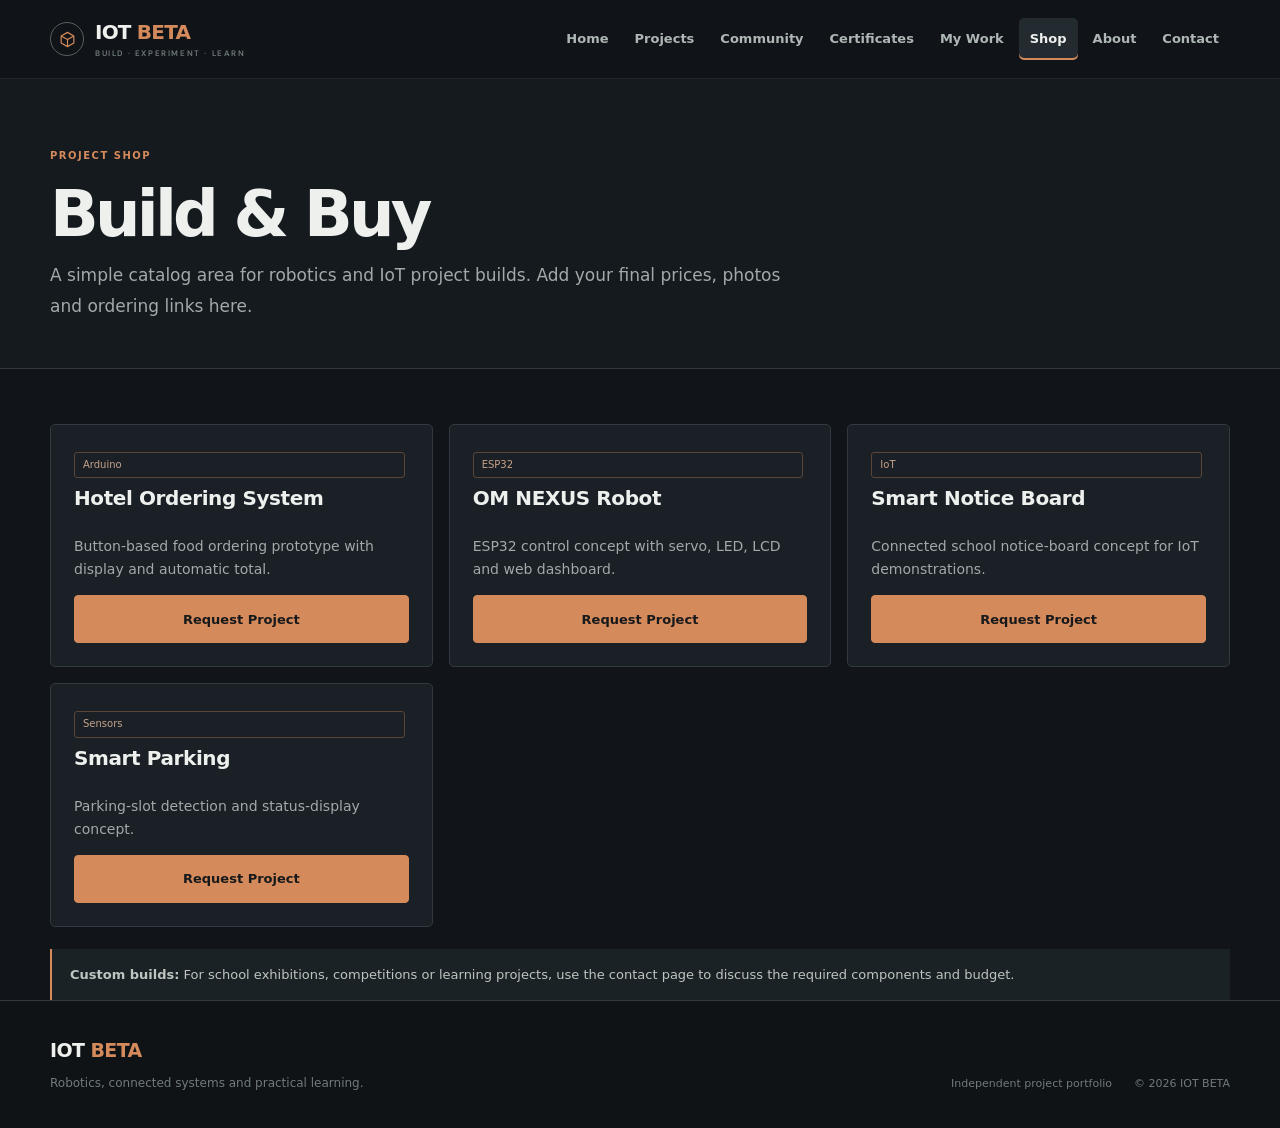
<file: shop.html>
<!DOCTYPE html>

<html lang="en">
<head>
<meta charset="utf-8"/>
<meta content="width=device-width, initial-scale=1" name="viewport"/>
<meta content="#111418" name="theme-color"/>
<meta content="IOT BETA — robotics, IoT, STEM projects, community, certificates and project shop." name="description"/>
<meta content="dark" name="color-scheme"/>
<title>Shop | IOT BETA</title>
<link href="https://fonts.googleapis.com" rel="preconnect"/>
<link crossorigin="" href="https://fonts.gstatic.com" rel="preconnect"/>
<link href="https://fonts.googleapis.com/css2?family=DM+Sans:wght@400;500;600;700&amp;family=Space+Grotesk:wght@500;600;700&amp;display=swap" rel="stylesheet"/>
<link href="style.css" rel="stylesheet"/>
</head>
<body>
<a class="skip-link" href="#main">Skip to content</a>
<header class="site-header">
<div class="container header-inner">
<a aria-label="IOT BETA home" class="brand" href="index.html"><span class="brand-mark"><svg aria-hidden="true" focusable="false" viewbox="0 0 24 24"><path d="M4 7.5 12 3l8 4.5v9L12 21l-8-4.5z"></path><path d="m4.5 7.8 7.5 4.3 7.5-4.3M12 12.1V21"></path></svg></span><span>IOT <b>BETA</b><small>BUILD · EXPERIMENT · LEARN</small></span></a>
<button aria-controls="primary-nav" aria-expanded="false" aria-label="Open navigation" class="menu-toggle" type="button"><span></span><span></span></button>
<nav aria-label="Main navigation" class="navlinks" id="primary-nav"><a href="index.html">Home</a><a href="projects.html">Projects</a><a href="community.html">Community</a><a href="certificates.html">Certificates</a><a href="work.html">My Work</a><a aria-current="page" href="shop.html">Shop</a><a href="about.html">About</a><a href="contact.html">Contact</a></nav>
</div>
</header>
<main id="main"><section class="pagehero"><div class="container"><span class="badge">Project Shop</span><h1>Build &amp; Buy</h1><p class="lead">A simple catalog area for robotics and IoT project builds. Add your final prices, photos and ordering links here.</p></div></section>
<section><div class="container"><div class="grid">
<article class="card project"><span class="tag">Arduino</span><h3>Hotel Ordering System</h3><p>Button-based food ordering prototype with display and automatic total.</p><div class="spacer"></div><a class="btn" href="contact.html?product=Hotel%20Ordering%20System">Request Project</a></article>
<article class="card project"><span class="tag">ESP32</span><h3>OM NEXUS Robot</h3><p>ESP32 control concept with servo, LED, LCD and web dashboard.</p><div class="spacer"></div><a class="btn" href="contact.html?product=OM%20NEXUS%20Robot">Request Project</a></article>
<article class="card project"><span class="tag">IoT</span><h3>Smart Notice Board</h3><p>Connected school notice-board concept for IoT demonstrations.</p><div class="spacer"></div><a class="btn" href="contact.html?product=Smart%20Notice%20Board">Request Project</a></article>
<article class="card project"><span class="tag">Sensors</span><h3>Smart Parking</h3><p>Parking-slot detection and status-display concept.</p><div class="spacer"></div><a class="btn" href="contact.html?product=Smart%20Parking">Request Project</a></article>
</div>
<div class="mt notice"><strong>Custom builds:</strong> For school exhibitions, competitions or learning projects, use the contact page to discuss the required components and budget.</div>
</div></section></main>
<footer class="site-footer"><div class="container footer-inner"><div><a class="footer-brand" href="index.html">IOT <b>BETA</b></a><p>Robotics, connected systems and practical learning.</p></div><div class="footer-meta"><span>Independent project portfolio</span><span>© <span data-year="">2026</span> IOT BETA</span></div></div></footer>
<script defer="" src="site.js"></script>
</body></html>
</file>
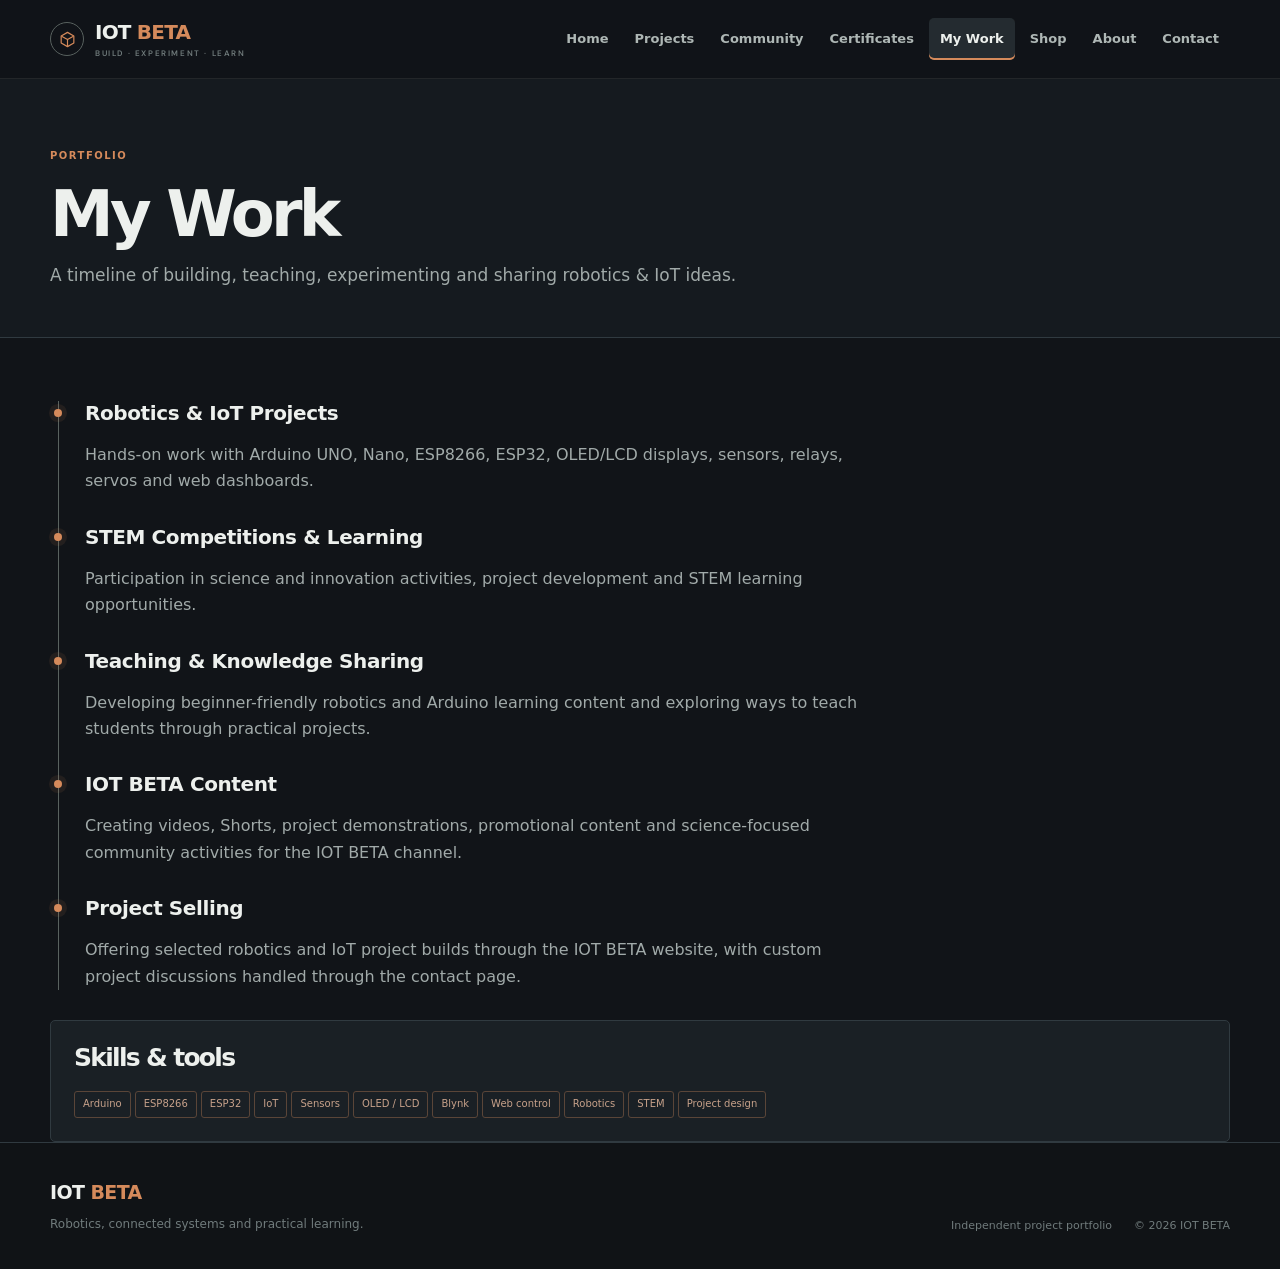
<file: work.html>
<!DOCTYPE html>

<html lang="en">
<head>
<meta charset="utf-8"/>
<meta content="width=device-width, initial-scale=1" name="viewport"/>
<meta content="#111418" name="theme-color"/>
<meta content="IOT BETA — robotics, IoT, STEM projects, community, certificates and project shop." name="description"/>
<meta content="dark" name="color-scheme"/>
<title>My Work | IOT BETA</title>
<link href="https://fonts.googleapis.com" rel="preconnect"/>
<link crossorigin="" href="https://fonts.gstatic.com" rel="preconnect"/>
<link href="https://fonts.googleapis.com/css2?family=DM+Sans:wght@400;500;600;700&amp;family=Space+Grotesk:wght@500;600;700&amp;display=swap" rel="stylesheet"/>
<link href="style.css" rel="stylesheet"/>
</head>
<body>
<a class="skip-link" href="#main">Skip to content</a>
<header class="site-header">
<div class="container header-inner">
<a aria-label="IOT BETA home" class="brand" href="index.html"><span class="brand-mark"><svg aria-hidden="true" focusable="false" viewbox="0 0 24 24"><path d="M4 7.5 12 3l8 4.5v9L12 21l-8-4.5z"></path><path d="m4.5 7.8 7.5 4.3 7.5-4.3M12 12.1V21"></path></svg></span><span>IOT <b>BETA</b><small>BUILD · EXPERIMENT · LEARN</small></span></a>
<button aria-controls="primary-nav" aria-expanded="false" aria-label="Open navigation" class="menu-toggle" type="button"><span></span><span></span></button>
<nav aria-label="Main navigation" class="navlinks" id="primary-nav"><a href="index.html">Home</a><a href="projects.html">Projects</a><a href="community.html">Community</a><a href="certificates.html">Certificates</a><a aria-current="page" href="work.html">My Work</a><a href="shop.html">Shop</a><a href="about.html">About</a><a href="contact.html">Contact</a></nav>
</div>
</header>
<main id="main"><section class="pagehero"><div class="container"><span class="badge">Portfolio</span><h1>My Work</h1><p class="lead">A timeline of building, teaching, experimenting and sharing robotics &amp; IoT ideas.</p></div></section>
<section><div class="container"><div class="timeline">
<div class="item"><h3>Robotics &amp; IoT Projects</h3><p>Hands-on work with Arduino UNO, Nano, ESP8266, ESP32, OLED/LCD displays, sensors, relays, servos and web dashboards.</p></div>
<div class="item"><h3>STEM Competitions &amp; Learning</h3><p>Participation in science and innovation activities, project development and STEM learning opportunities.</p></div>
<div class="item"><h3>Teaching &amp; Knowledge Sharing</h3><p>Developing beginner-friendly robotics and Arduino learning content and exploring ways to teach students through practical projects.</p></div>
<div class="item"><h3>IOT BETA Content</h3><p>Creating videos, Shorts, project demonstrations, promotional content and science-focused community activities for the IOT BETA channel.</p></div>
<div class="item"><h3>Project Selling</h3><p>Offering selected robotics and IoT project builds through the IOT BETA website, with custom project discussions handled through the contact page.</p></div>
</div></div></section>
<section><div class="container"><div class="card"><h2>Skills &amp; tools</h2><span class="tag">Arduino</span><span class="tag">ESP8266</span><span class="tag">ESP32</span><span class="tag">IoT</span><span class="tag">Sensors</span><span class="tag">OLED / LCD</span><span class="tag">Blynk</span><span class="tag">Web control</span><span class="tag">Robotics</span><span class="tag">STEM</span><span class="tag">Project design</span></div></div></section></main>
<footer class="site-footer"><div class="container footer-inner"><div><a class="footer-brand" href="index.html">IOT <b>BETA</b></a><p>Robotics, connected systems and practical learning.</p></div><div class="footer-meta"><span>Independent project portfolio</span><span>© <span data-year="">2026</span> IOT BETA</span></div></div></footer>
<script defer="" src="site.js"></script>
</body></html>
</file>
<file: style.css>
/* IOT BETA — deliberate, responsive engineering portfolio */
:root{--bg:#111418;--bg-soft:#171c21;--panel:#1b2127;--panel-2:#202830;--text:#edf0ed;--muted:#a1aaa9;--dim:#707b7c;--line:#303a40;--accent:#d58a5b;--accent-soft:#f0b18a;--max:1180px;--radius:8px;--shadow:0 18px 45px rgba(0,0,0,.16)}
*{box-sizing:border-box}html{scroll-behavior:smooth;scroll-padding-top:90px}body{margin:0;background:var(--bg);color:var(--text);font-family:ui-sans-serif,system-ui,-apple-system,BlinkMacSystemFont,'Segoe UI',sans-serif;font-size:16px;line-height:1.65;-webkit-font-smoothing:antialiased}a{color:inherit;text-decoration:none}button,input,textarea{font:inherit}svg{display:block}::selection{background:var(--accent);color:#17191b}.container{width:min(var(--max),calc(100% - 48px));margin-inline:auto}.skip-link{position:absolute;left:-999px;top:8px;background:var(--text);color:var(--bg);padding:10px 14px;z-index:100}.skip-link:focus{left:12px}.site-header{position:sticky;top:0;z-index:50;background:rgba(17,20,24,.96);border-bottom:1px solid rgba(255,255,255,.08)}.header-inner{min-height:78px;display:flex;align-items:center;justify-content:space-between;gap:28px}.brand{display:flex;align-items:center;gap:11px;font:700 20px/1 ui-sans-serif,system-ui,-apple-system,BlinkMacSystemFont,'Segoe UI',sans-serif;letter-spacing:-.8px;white-space:nowrap}.brand b,.footer-brand b{color:var(--accent);font-weight:700}.brand small{display:block;margin-top:7px;color:var(--dim);font:600 8px/1 'DM Sans',sans-serif;letter-spacing:1.6px}.brand-mark{width:34px;height:34px;border:1px solid #58615f;border-radius:50%;display:grid;place-items:center;color:var(--accent)}.brand-mark svg{width:19px;fill:none;stroke:currentColor;stroke-width:1.5;stroke-linejoin:round}.navlinks{display:flex;align-items:center;gap:4px}.navlinks a{font-size:13px;font-weight:600;color:#aeb7b5;padding:10px 11px;border-radius:5px;transition:color .18s,background .18s}.navlinks a:hover,.navlinks a[aria-current=page]{color:var(--text);background:#242b30}.navlinks a[aria-current=page]{box-shadow:inset 0 -2px var(--accent)}.menu-toggle{display:none;background:none;border:1px solid var(--line);border-radius:5px;width:42px;height:40px;padding:10px;cursor:pointer}.menu-toggle span{display:block;height:1px;background:var(--text);margin:5px 0}.home-hero{padding:88px 0 86px;border-bottom:1px solid var(--line);background:linear-gradient(110deg,#14191d 0%,#111418 65%)}.hero-layout{display:grid;grid-template-columns:minmax(0,1.2fr) minmax(330px,.8fr);gap:70px;align-items:center}.eyebrow{display:flex;align-items:center;gap:10px;color:var(--accent);font-size:10px;font-weight:700;letter-spacing:2px;margin:0 0 22px}.eyebrow-line{width:28px;height:1px;background:var(--accent)}h1,h2,h3,.brand,.footer-brand{font-family:ui-sans-serif,system-ui,-apple-system,BlinkMacSystemFont,'Segoe UI',sans-serif}h1{font-size:clamp(46px,6.1vw,76px);line-height:1.03;letter-spacing:-3.8px;margin:0 0 25px;font-weight:600}h1 em{font-style:normal;color:var(--accent)}h2{font-size:clamp(30px,3.5vw,43px);line-height:1.13;letter-spacing:-1.7px;margin:0 0 15px}h3{font-size:20px;line-height:1.25;letter-spacing:-.4px;margin:8px 0 10px}.lead{font-size:17px;color:var(--muted);max-width:660px;line-height:1.8;margin:0}.actions{display:flex;align-items:center;gap:25px;flex-wrap:wrap;margin-top:30px}.btn{display:inline-flex;align-items:center;justify-content:center;gap:13px;min-height:48px;padding:0 19px;background:var(--accent);color:#17191b;border:1px solid var(--accent);border-radius:4px;font-weight:700;font-size:13px;transition:transform .18s,background .18s}.btn:hover{background:var(--accent-soft);transform:translateY(-2px)}.btn svg,.text-link svg{width:17px;fill:none;stroke:currentColor;stroke-width:1.7;stroke-linecap:round;stroke-linejoin:round}.text-link{display:inline-flex;gap:10px;align-items:center;color:var(--text);font-size:13px;font-weight:700;border-bottom:1px solid #69716f;padding:8px 0}.text-link span{color:var(--accent)}.hero-footnote{display:flex;align-items:center;gap:9px;color:var(--dim);font-size:11px;margin-top:42px}.status-dot{width:6px;height:6px;background:#8da98e;border-radius:50%;box-shadow:0 0 0 4px #8da98e18}.hero-panel{border:1px solid #394248;background:#171d22;padding:19px 22px 20px;min-height:340px;box-shadow:var(--shadow)}.panel-top,.feature-top{display:flex;justify-content:space-between;color:var(--dim);font-size:9px;font-weight:700;letter-spacing:1.4px}.circuit-art{height:220px;display:grid;place-items:center;color:#8d9a96;border-bottom:1px solid var(--line)}.circuit-art svg{width:100%;max-height:205px}.panel-bottom{display:flex;justify-content:space-between;align-items:end;padding-top:17px}.panel-label{display:block;color:var(--dim);font-size:9px;letter-spacing:1.5px;margin-bottom:4px}.panel-bottom strong{font:600 17px ui-sans-serif,system-ui,-apple-system,BlinkMacSystemFont,'Segoe UI',sans-serif}.panel-index{font-size:11px;color:var(--accent)}.panel-tags,.tag-row{display:flex;gap:7px;flex-wrap:wrap;margin-top:14px}.panel-tags span,.tag-row span{font-size:10px;color:#b5bfba;border:1px solid #394248;padding:4px 8px;border-radius:3px}.section-block{padding:82px 0}.section-muted{background:#171c21;border-block:1px solid rgba(255,255,255,.05)}.section-heading{display:flex;justify-content:space-between;align-items:end;gap:30px;margin-bottom:32px}.section-heading .eyebrow{margin-bottom:13px}.section-intro{max-width:430px;color:var(--muted);font-size:14px;margin:0 0 4px}.focus-grid{display:grid;grid-template-columns:repeat(4,1fr);border:1px solid var(--line)}.focus-item{position:relative;min-height:225px;padding:25px 23px;border-right:1px solid var(--line)}.focus-item:last-child{border-right:0}.item-number{position:absolute;top:22px;right:22px;color:var(--dim);font-size:10px}.line-icon{width:37px;height:37px;display:grid;place-items:center;color:var(--accent);margin:10px 0 22px}.line-icon svg{width:29px;fill:none;stroke:currentColor;stroke-width:1.3;stroke-linejoin:round;stroke-linecap:round}.focus-item p,.feature-card p{color:var(--muted);font-size:13px;margin:0;line-height:1.75}.feature-grid{display:grid;grid-template-columns:repeat(3,1fr);gap:17px}.feature-card{padding:19px;border:1px solid var(--line);background:#1a2025;min-width:0}.feature-graphic{height:150px;display:grid;place-items:center;margin:17px 0;background:#20282d;border:1px solid #303a40;color:#9ca9a2}.feature-graphic svg{width:80%;height:125px;fill:none;stroke:currentColor;stroke-width:1.5;stroke-linecap:round;stroke-linejoin:round}.graphic-notice{color:#c08e6e}.graphic-plant{color:#9eaa8b}.feature-card h3{margin-bottom:8px}.tag-row{margin-top:18px}.closing-band{padding:66px 0;background:#252b2d;border-block:1px solid #394144}.closing-inner{display:flex;align-items:center;justify-content:space-between;gap:30px}.closing-inner .eyebrow{margin-bottom:12px}.closing-inner h2{font-size:clamp(28px,3vw,38px)}.closing-inner p:not(.eyebrow){color:#b6bfba;margin:0}.btn-light{flex-shrink:0}.pagehero{padding:62px 0 46px;border-bottom:1px solid var(--line);background:#151a1f}.pagehero .container{max-width:var(--max)}.pagehero .badge{display:inline-block;color:var(--accent);font-size:10px;font-weight:700;letter-spacing:1.5px;text-transform:uppercase;margin-bottom:17px}.pagehero h1{font-size:clamp(42px,5vw,64px);margin-bottom:13px}.pagehero .lead{max-width:760px}.pagehero+section{padding-top:55px}.grid{display:grid;grid-template-columns:repeat(3,minmax(0,1fr));gap:16px}.grid.two{grid-template-columns:repeat(2,minmax(0,1fr))}.grid.four{grid-template-columns:repeat(4,minmax(0,1fr))}.card{background:#1a2025;border:1px solid var(--line);border-radius:5px;padding:23px;min-width:0;box-shadow:none}.card h2{font-size:25px}.card p{color:var(--muted);font-size:14px}.card .icon{margin:0 0 12px}.card .tag{display:inline-block;color:#c7a18a;border:1px solid #5a4538;padding:4px 8px;border-radius:3px;font-size:10px;margin:4px 4px 0 0}.project{display:flex;flex-direction:column;min-height:100%}.project .spacer{flex:1}.mt{margin-top:22px}.notice{padding:15px 18px;border-left:2px solid var(--accent);background:#1b2226;color:#bdc5c0;font-size:13px}.price{font-size:25px;font-weight:700;color:var(--accent);margin:12px 0}.cert{overflow:hidden;padding:0}.cert img{display:block;width:100%;aspect-ratio:1.45;object-fit:cover;background:#252b2e;border-bottom:1px solid var(--line)}.cert-body{padding:18px}.timeline{border-left:1px solid #59625f;margin-left:8px;padding-left:26px}.timeline .item{position:relative;margin:0 0 30px}.timeline .item:before{content:"";position:absolute;left:-31px;top:8px;width:8px;height:8px;border-radius:50%;background:var(--accent);box-shadow:0 0 0 5px #d58a5b18}.timeline .item p{color:var(--muted);max-width:780px}.project-tools{display:grid;grid-template-columns:160px minmax(180px,1fr) auto;align-items:center;gap:14px;margin:0 0 22px}.project-tools label{font:600 14px ui-sans-serif,system-ui,-apple-system,BlinkMacSystemFont,'Segoe UI',sans-serif}.project-tools input,input,textarea,select{width:100%;padding:12px 13px;border-radius:4px;border:1px solid #3a4449;background:#151b20;color:var(--text);font:inherit;outline:none}.project-tools input:focus,input:focus,textarea:focus,select:focus{border-color:var(--accent);box-shadow:0 0 0 2px #d58a5b20}.project-tools span{color:var(--dim);font-size:11px;white-space:nowrap}form{display:grid;gap:13px}textarea{min-height:140px;resize:vertical}form .btn{cursor:pointer;justify-self:start}.small{font-size:12px;color:var(--dim)}.center{text-align:center}.site-footer{border-top:1px solid var(--line);padding:34px 0;background:#101316}.footer-inner{display:flex;justify-content:space-between;align-items:end;gap:25px}.footer-brand{font-size:19px;font-weight:700;letter-spacing:-.6px}.site-footer p{color:var(--dim);font-size:12px;margin:7px 0 0}.footer-meta{display:flex;gap:22px;color:var(--dim);font-size:11px}.empty-state{grid-column:1/-1;padding:30px;text-align:center;color:var(--muted);border:1px dashed var(--line)}
@media(max-width:1000px){.navlinks{gap:0}.navlinks a{padding:9px 8px;font-size:12px}.hero-layout{gap:38px}.focus-grid{grid-template-columns:repeat(2,1fr)}.focus-item:nth-child(2){border-right:0}.focus-item:nth-child(-n+2){border-bottom:1px solid var(--line)}}
@media(max-width:760px){.container{width:min(var(--max),calc(100% - 36px))}.header-inner{min-height:68px}.menu-toggle{display:block}.navlinks{display:none;position:absolute;top:68px;left:0;right:0;padding:12px 18px 18px;background:#151a1f;border-bottom:1px solid var(--line);grid-template-columns:repeat(2,1fr);gap:4px}.navlinks.is-open{display:grid}.navlinks a{padding:12px;font-size:13px}.home-hero{padding:65px 0}.hero-layout{grid-template-columns:1fr;gap:42px}.hero-panel{min-height:300px}.circuit-art{height:185px}.section-block{padding:62px 0}.section-heading{align-items:start;flex-direction:column;gap:13px}.feature-grid{grid-template-columns:1fr 1fr}.feature-card:last-child{grid-column:1/-1}.pagehero{padding:48px 0 36px}.grid,.grid.two{grid-template-columns:repeat(2,minmax(0,1fr))}.grid.four{grid-template-columns:repeat(2,minmax(0,1fr))}.project-tools{grid-template-columns:1fr auto}.project-tools label{grid-column:1/-1}.closing-inner{align-items:flex-start;flex-direction:column}.footer-inner{align-items:flex-start;flex-direction:column}.footer-meta{flex-wrap:wrap;gap:10px 18px}}
@media(max-width:520px){h1{letter-spacing:-2.5px}.lead{font-size:15px}.actions{align-items:flex-start;flex-direction:column;gap:14px}.hero-footnote{margin-top:30px}.focus-grid{grid-template-columns:1fr}.focus-item{min-height:unset;border-right:0;border-bottom:1px solid var(--line)!important;padding:20px}.focus-item:last-child{border-bottom:0!important}.line-icon{margin:3px 0 14px}.feature-grid{grid-template-columns:1fr}.feature-card:last-child{grid-column:auto}.grid,.grid.two,.grid.four{grid-template-columns:1fr}.card{padding:19px}.pagehero h1{font-size:42px}.project-tools{grid-template-columns:1fr}.project-tools label{grid-column:auto}.project-tools span{white-space:normal}.footer-meta{flex-direction:column;gap:4px}}
@media(prefers-reduced-motion:reduce){*,*::before,*::after{scroll-behavior:auto!important;transition:none!important;animation:none!important}}

.external-arrow{width:15px;height:15px;fill:none;stroke:currentColor;stroke-width:1.5;stroke-linecap:round;stroke-linejoin:round}.certificate-placeholder{aspect-ratio:1.45;display:flex;flex-direction:column;align-items:center;justify-content:center;gap:12px;background:linear-gradient(145deg,#252d31,#1b2125);border-bottom:1px solid var(--line);color:var(--dim);font-size:11px;text-align:center;padding:20px}.certificate-placeholder svg{width:42px;fill:none;stroke:var(--accent);stroke-width:1.4;stroke-linecap:round;stroke-linejoin:round}
</file>
